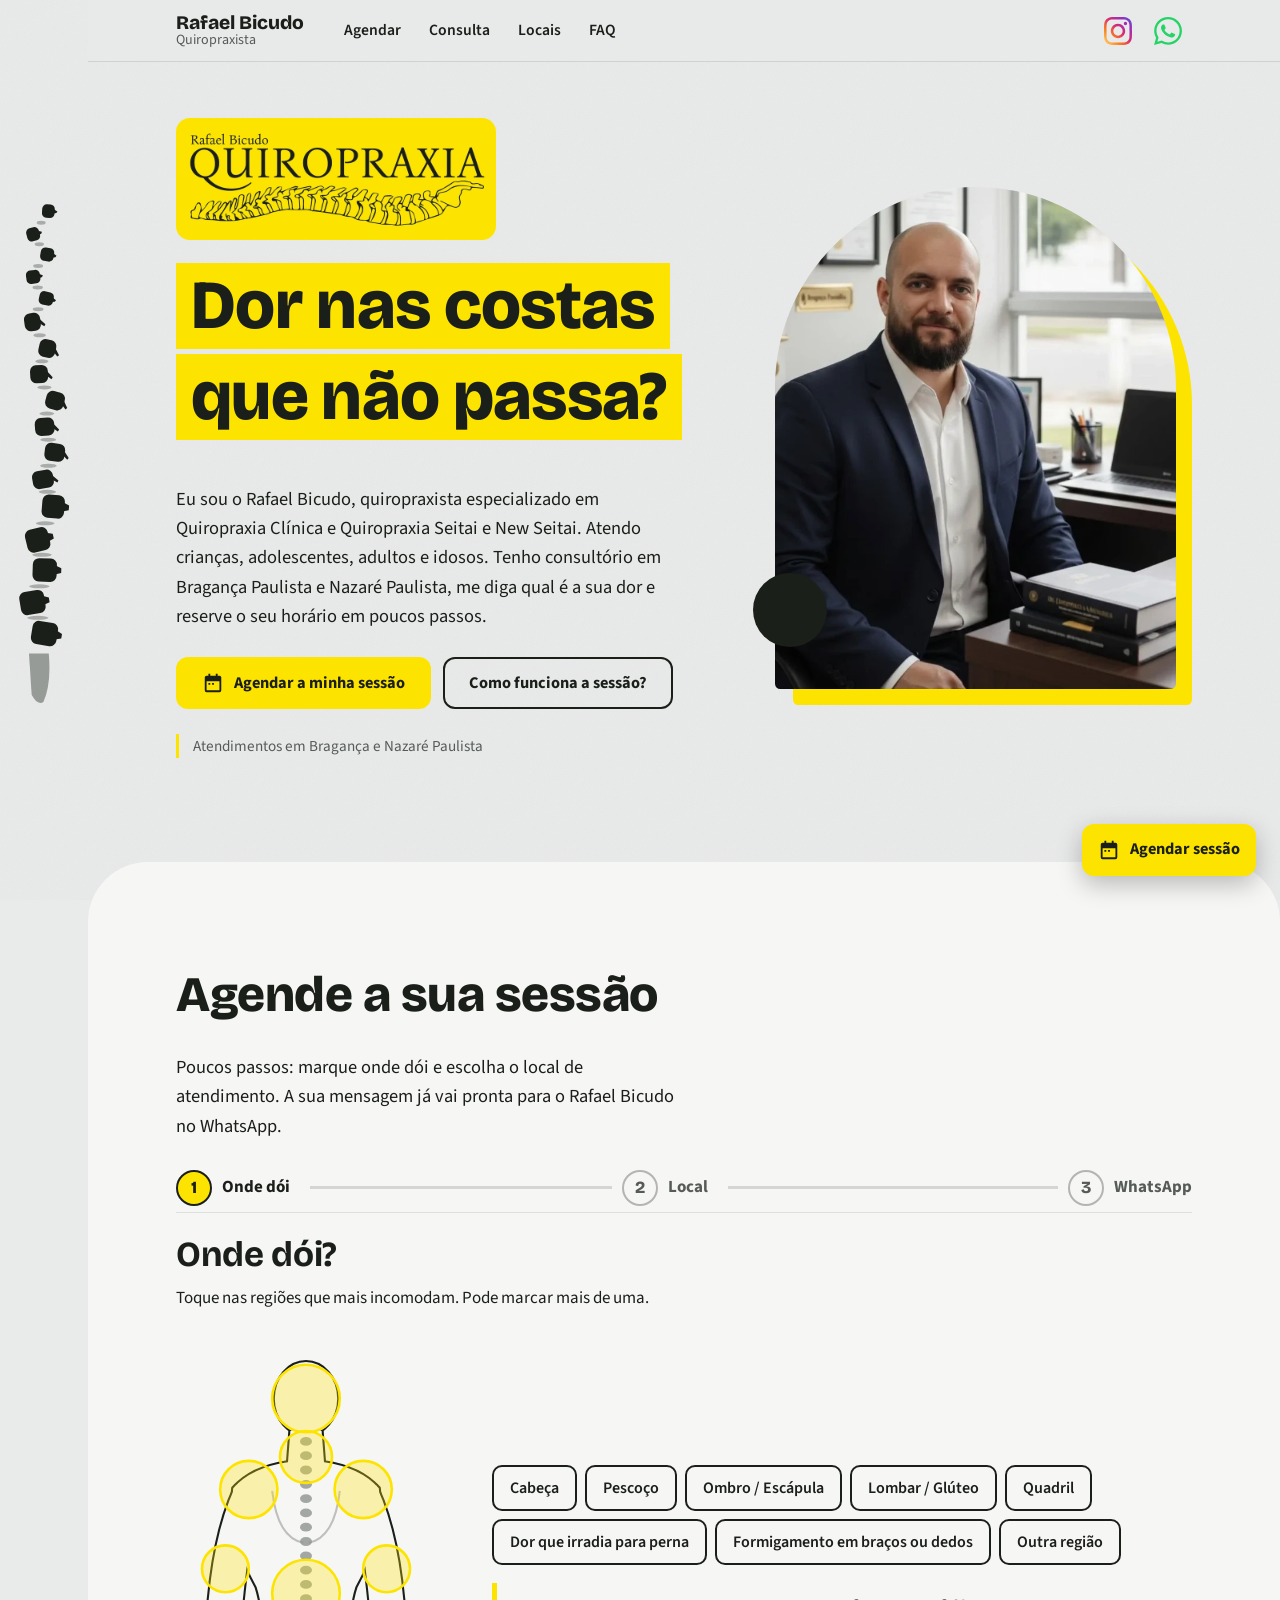
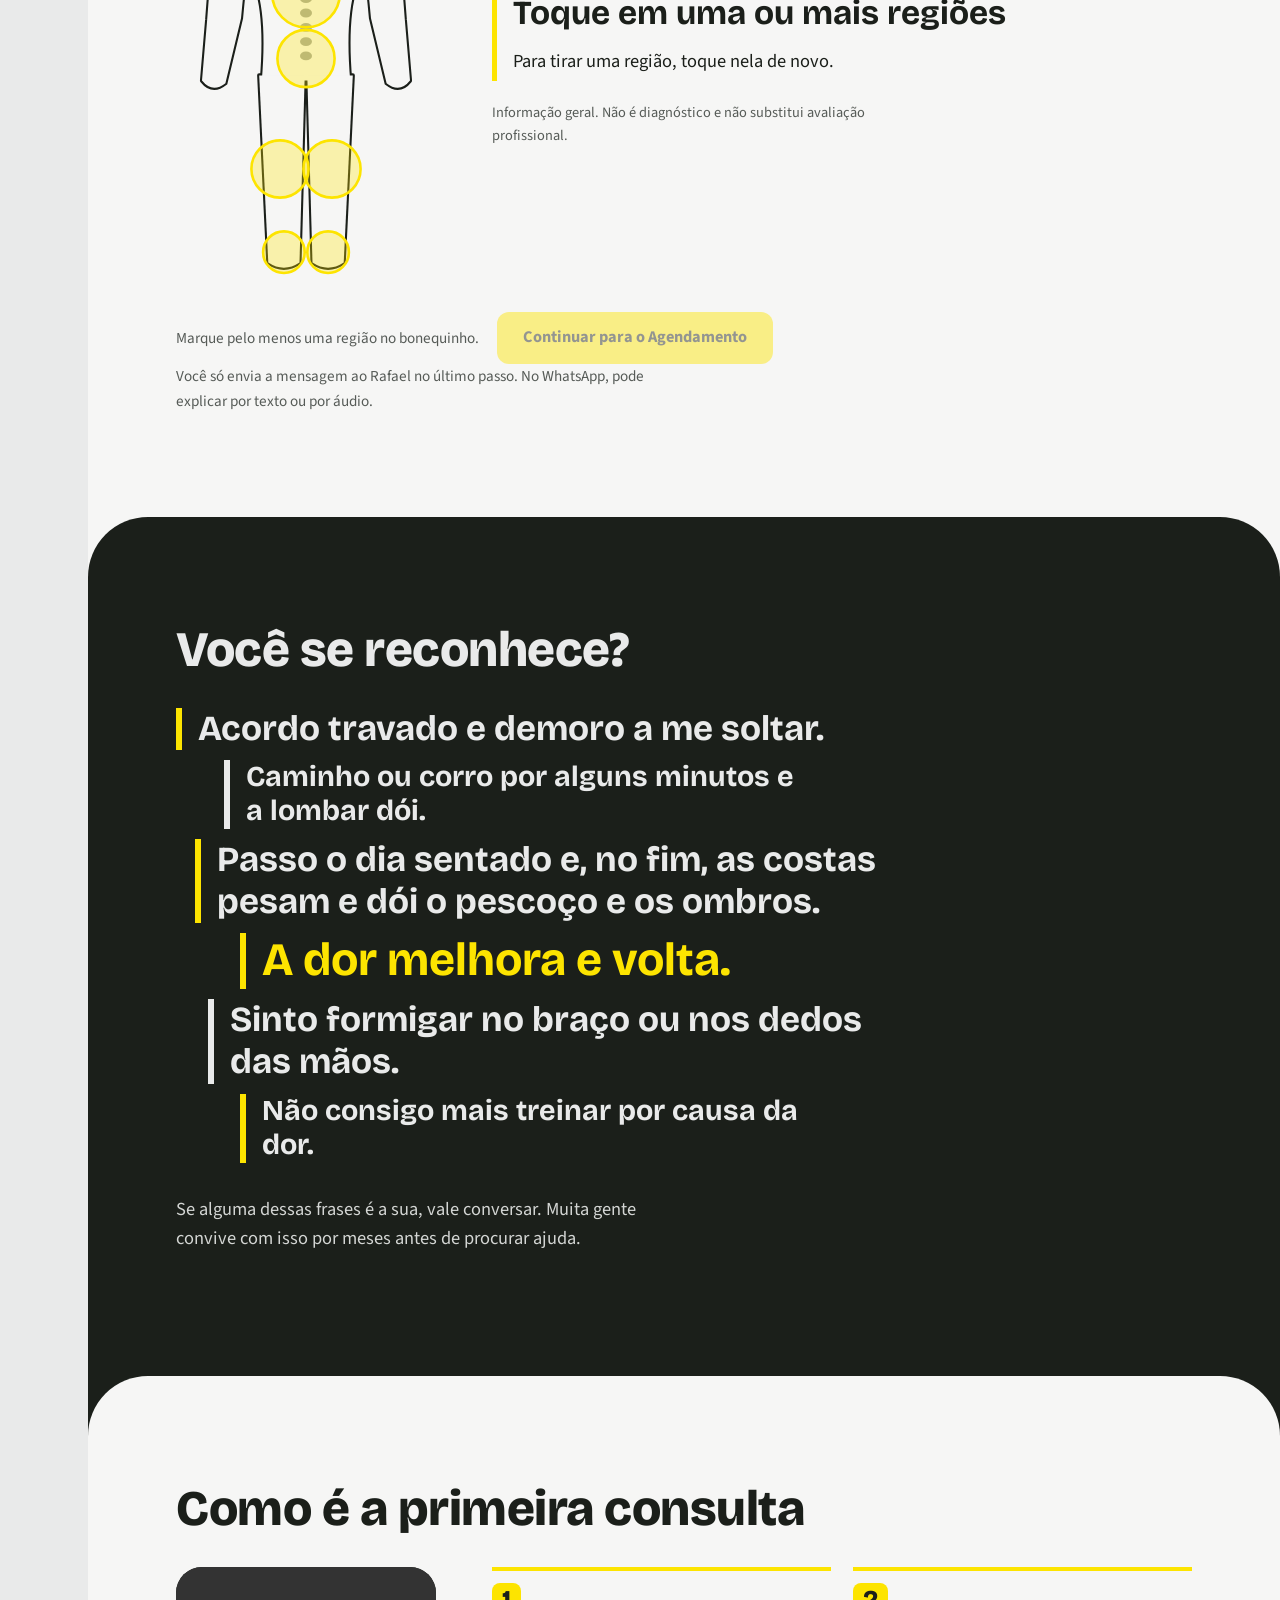
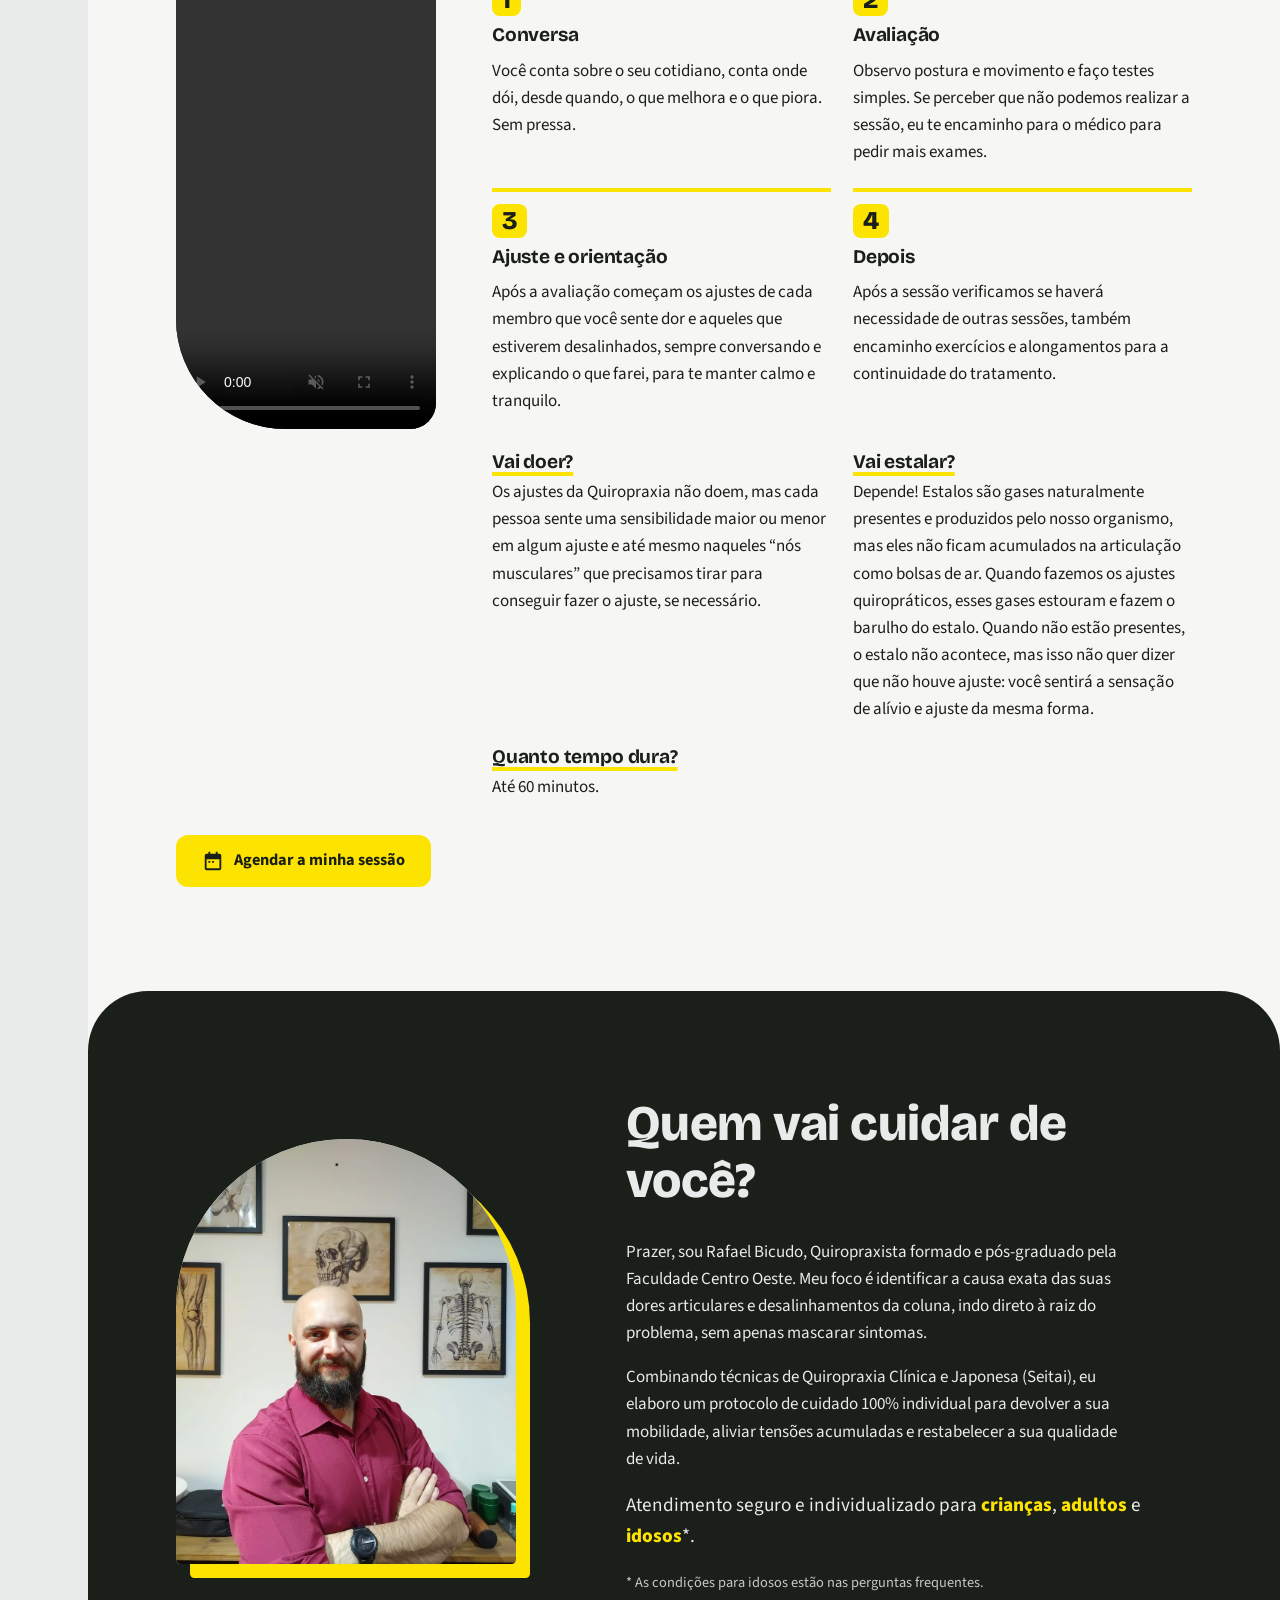
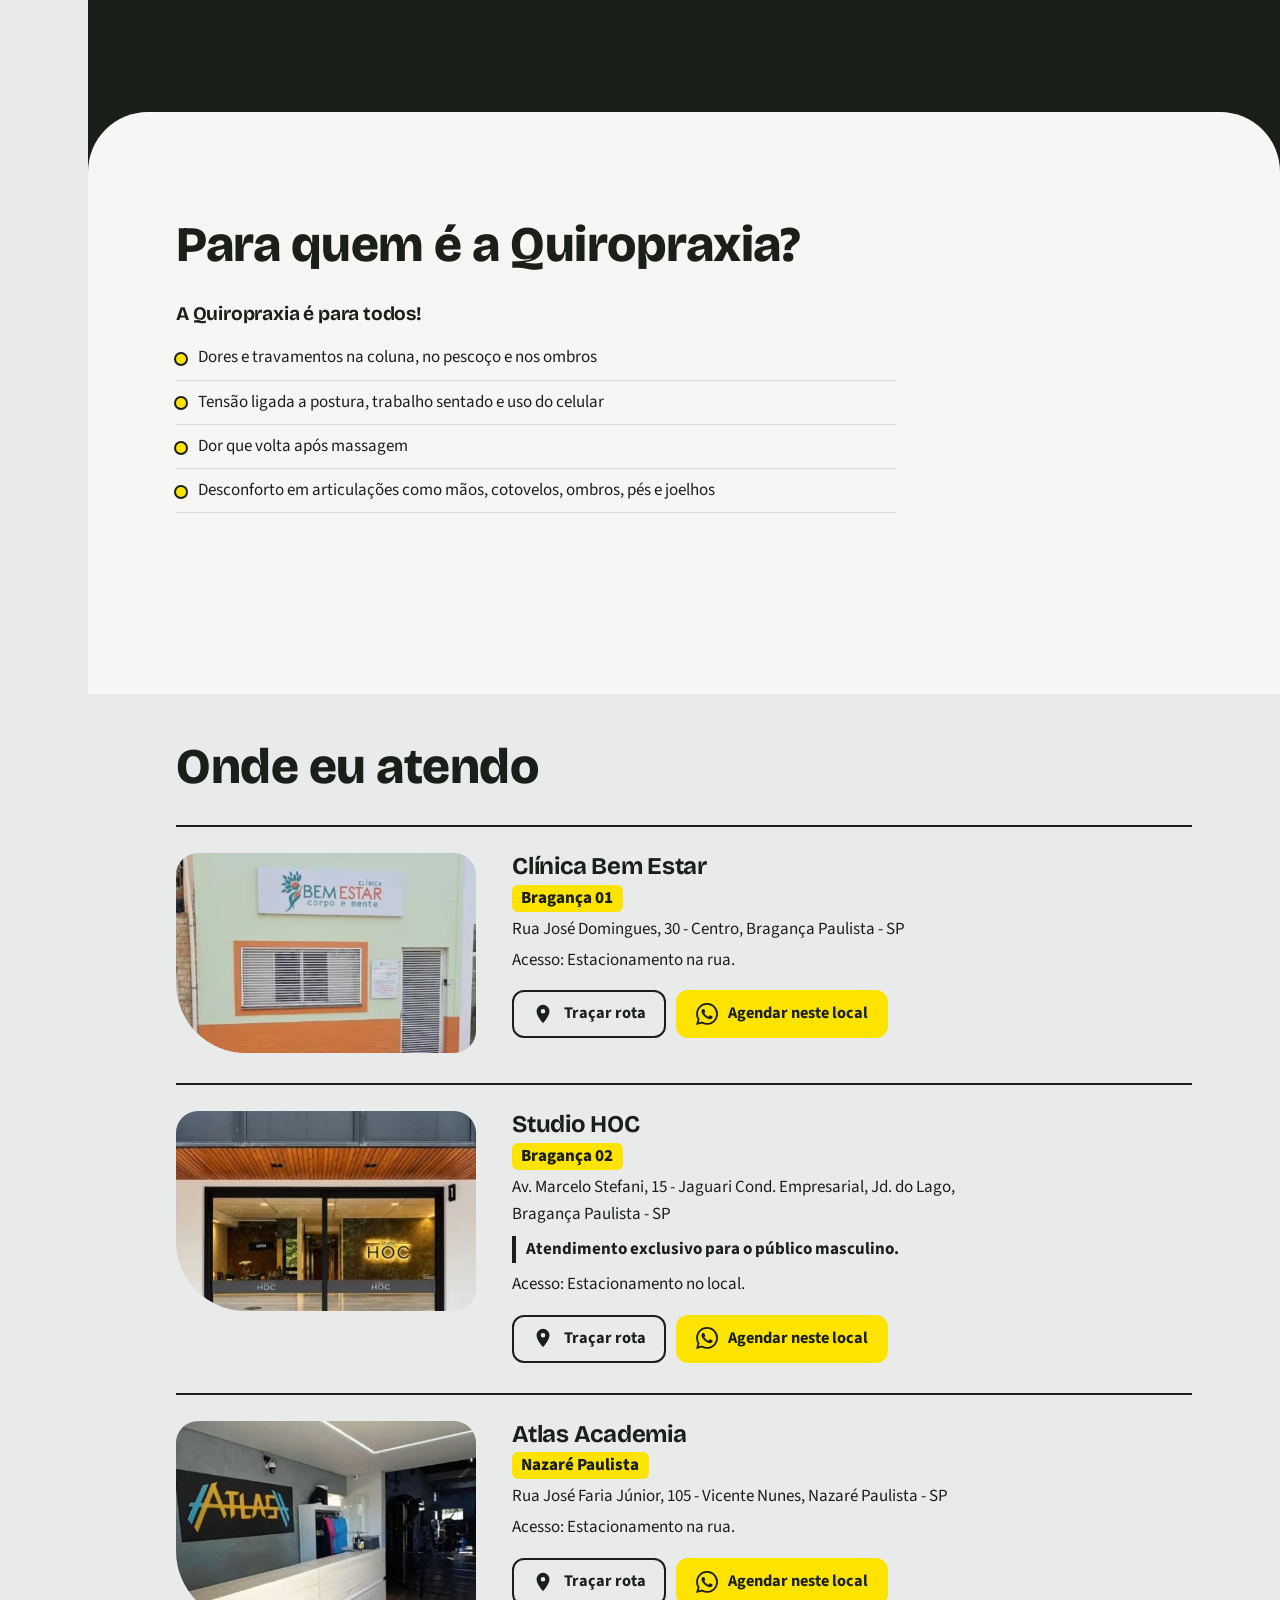
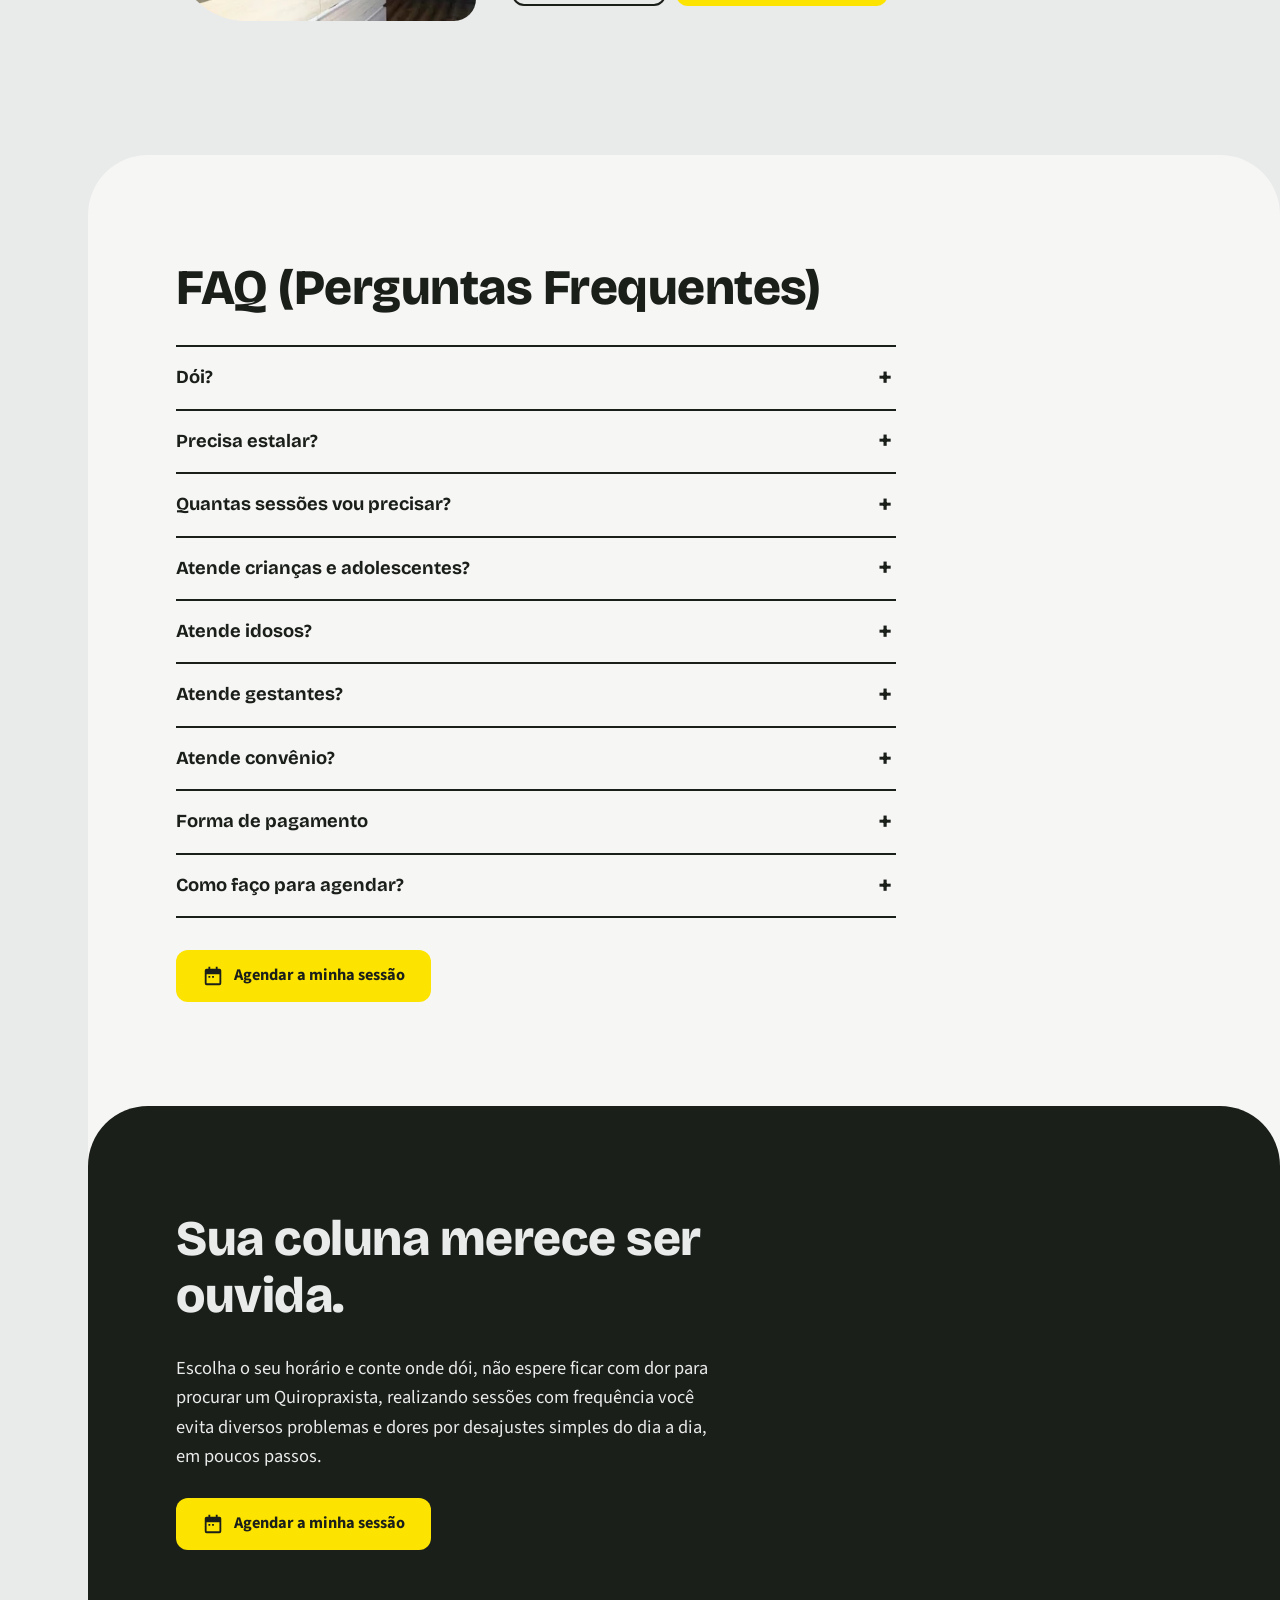
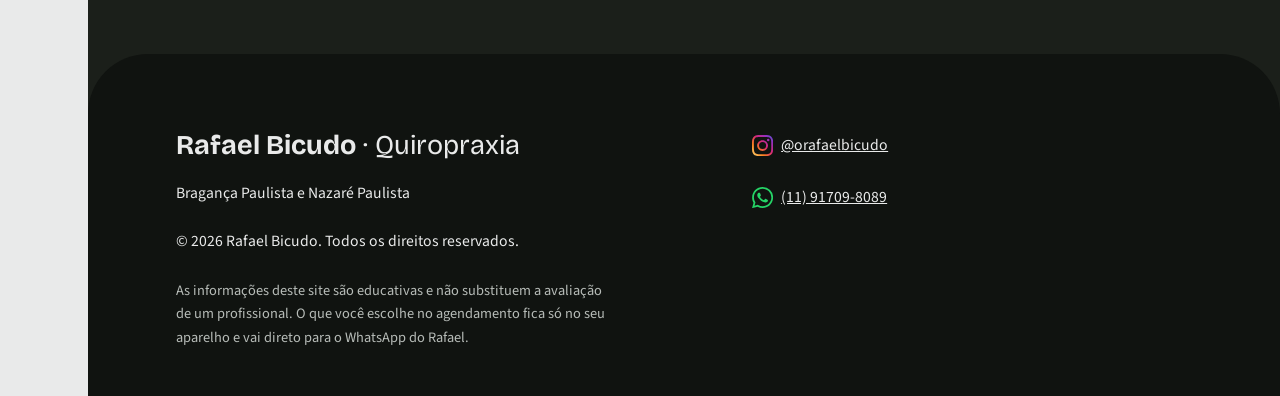
<file: index.html>
<!doctype html>
<html lang="pt-BR" class="no-js">
<head>
<meta charset="utf-8">
<meta name="viewport" content="width=device-width, initial-scale=1, viewport-fit=cover">
<title>Quiropraxia em Bragança Paulista e Nazaré Paulista | Rafael Bicudo</title>
<meta name="description" content="Quiropraxia em Bragança Paulista e Nazaré Paulista com Rafael Bicudo. Conte onde dói, escolha o local de atendimento e agende a sua sessão pelo WhatsApp.">
<link rel="canonical" href="https://orafaelbicudo.vercel.app/">
<meta name="theme-color" content="#FDE400">
<link rel="icon" href="data:image/svg+xml,%3Csvg xmlns='http://www.w3.org/2000/svg' viewBox='0 0 64 64'%3E%3Crect width='64' height='64' rx='14' fill='%23F2C200'/%3E%3Crect x='18' y='14' width='28' height='15' rx='6' fill='%231F2326'/%3E%3Crect x='16' y='35' width='32' height='15' rx='6' fill='%231F2326'/%3E%3C/svg%3E">
<meta property="og:type" content="website">
<meta property="og:locale" content="pt_BR">
<meta property="og:title" content="Quiropraxia em Bragança Paulista e Nazaré Paulista | Rafael Bicudo">
<meta property="og:description" content="Conte onde dói, escolha o local e agende a sua sessão de quiropraxia pelo WhatsApp.">
<meta property="og:url" content="https://orafaelbicudo.vercel.app/">
<meta property="og:site_name" content="Rafael Bicudo | Quiropraxia">
<meta property="og:image" content="https://orafaelbicudo.vercel.app/assets/og.png">
<meta property="og:image:alt" content="Rafael Bicudo, Quiropraxia, em Bragança Paulista e Nazaré Paulista.">
<meta property="og:image:width" content="1200">
<meta property="og:image:height" content="630">
<meta name="twitter:card" content="summary_large_image">
<script>document.documentElement.className = "js";</script>
<link rel="preconnect" href="https://fonts.googleapis.com">
<link rel="preconnect" href="https://fonts.gstatic.com" crossorigin>
<link href="https://fonts.googleapis.com/css2?family=Bricolage+Grotesque:opsz,wght@12..96,500;12..96,700;12..96,800&family=Source+Sans+3:wght@400;600;700&display=swap" rel="stylesheet">
<link rel="stylesheet" href="css/style.css">
<script type="application/ld+json">
{
  "@context": "https://schema.org",
  "@type": "LocalBusiness",
  "url": "https://orafaelbicudo.vercel.app/",
  "image": "https://orafaelbicudo.vercel.app/assets/og.png",
  "name": "Quiropraxia | Rafael Bicudo",
  "description": "Quiropraxia em Bragança Paulista e Nazaré Paulista.",
  "telephone": "+5511917098089",
  "sameAs": ["https://www.instagram.com/orafaelbicudo/"],
  "areaServed": ["Bragança Paulista", "Nazaré Paulista"],
  "address": {
    "@type": "PostalAddress",
    "streetAddress": "Rua José Domingues, 30 - Centro",
    "addressLocality": "Bragança Paulista",
    "addressRegion": "SP",
    "addressCountry": "BR"
  }
}
</script>
</head>
<body>

<!-- Ícones oficiais (Simple Icons 13.0.0, CC0). Marcas pertencem aos respectivos donos. -->
<svg width="0" height="0" style="position:absolute" aria-hidden="true" focusable="false">
  <defs>
    <linearGradient id="ig-grad" x1="0" y1="1" x2="1" y2="0">
      <stop offset="0" stop-color="#FEDA75"/><stop offset=".3" stop-color="#FA7E1E"/>
      <stop offset=".55" stop-color="#D62976"/><stop offset=".8" stop-color="#962FBF"/><stop offset="1" stop-color="#4F5BD5"/>
    </linearGradient>
    <symbol id="i-wa" viewBox="0 0 24 24"><path d="M17.472 14.382c-.297-.149-1.758-.867-2.03-.967-.273-.099-.471-.148-.67.15-.197.297-.767.966-.94 1.164-.173.199-.347.223-.644.075-.297-.15-1.255-.463-2.39-1.475-.883-.788-1.48-1.761-1.653-2.059-.173-.297-.018-.458.13-.606.134-.133.298-.347.446-.52.149-.174.198-.298.298-.497.099-.198.05-.371-.025-.52-.075-.149-.669-1.612-.916-2.207-.242-.579-.487-.5-.669-.51-.173-.008-.371-.01-.57-.01-.198 0-.52.074-.792.372-.272.297-1.04 1.016-1.04 2.479 0 1.462 1.065 2.875 1.213 3.074.149.198 2.096 3.2 5.077 4.487.709.306 1.262.489 1.694.625.712.227 1.36.195 1.871.118.571-.085 1.758-.719 2.006-1.413.248-.694.248-1.289.173-1.413-.074-.124-.272-.198-.57-.347m-5.421 7.403h-.004a9.87 9.87 0 01-5.031-1.378l-.361-.214-3.741.982.998-3.648-.235-.374a9.86 9.86 0 01-1.51-5.26c.001-5.45 4.436-9.884 9.888-9.884 2.64 0 5.122 1.03 6.988 2.898a9.825 9.825 0 012.893 6.994c-.003 5.45-4.437 9.884-9.885 9.884m8.413-18.297A11.815 11.815 0 0012.05 0C5.495 0 .16 5.335.157 11.892c0 2.096.547 4.142 1.588 5.945L.057 24l6.305-1.654a11.882 11.882 0 005.683 1.448h.005c6.554 0 11.89-5.335 11.893-11.893a11.821 11.821 0 00-3.48-8.413Z"/></symbol>
    <symbol id="i-ig" viewBox="0 0 24 24"><path d="M7.0301.084c-1.2768.0602-2.1487.264-2.911.5634-.7888.3075-1.4575.72-2.1228 1.3877-.6652.6677-1.075 1.3368-1.3802 2.127-.2954.7638-.4956 1.6365-.552 2.914-.0564 1.2775-.0689 1.6882-.0626 4.947.0062 3.2586.0206 3.6671.0825 4.9473.061 1.2765.264 2.1482.5635 2.9107.308.7889.72 1.4573 1.388 2.1228.6679.6655 1.3365 1.0743 2.1285 1.38.7632.295 1.6361.4961 2.9134.552 1.2773.056 1.6884.069 4.9462.0627 3.2578-.0062 3.668-.0207 4.9478-.0814 1.28-.0607 2.147-.2652 2.9098-.5633.7889-.3086 1.4578-.72 2.1228-1.3881.665-.6682 1.0745-1.3378 1.3795-2.1284.2957-.7632.4966-1.636.552-2.9124.056-1.2809.0692-1.6898.063-4.948-.0063-3.2583-.021-3.6668-.0817-4.9465-.0607-1.2797-.264-2.1487-.5633-2.9117-.3084-.7889-.72-1.4568-1.3876-2.1228C21.2982 1.33 20.628.9208 19.8378.6165 19.074.321 18.2017.1197 16.9244.0645 15.6471.0093 15.236-.005 11.977.0014 8.718.0076 8.31.0215 7.0301.0839m.1402 21.6932c-1.17-.0509-1.8053-.2453-2.2287-.408-.5606-.216-.96-.4771-1.3819-.895-.422-.4178-.6811-.8186-.9-1.378-.1644-.4234-.3624-1.058-.4171-2.228-.0595-1.2645-.072-1.6442-.079-4.848-.007-3.2037.0053-3.583.0607-4.848.05-1.169.2456-1.805.408-2.2282.216-.5613.4762-.96.895-1.3816.4188-.4217.8184-.6814 1.3783-.9003.423-.1651 1.0575-.3614 2.227-.4171 1.2655-.06 1.6447-.072 4.848-.079 3.2033-.007 3.5835.005 4.8495.0608 1.169.0508 1.8053.2445 2.228.408.5608.216.96.4754 1.3816.895.4217.4194.6816.8176.9005 1.3787.1653.4217.3617 1.056.4169 2.2263.0602 1.2655.0739 1.645.0796 4.848.0058 3.203-.0055 3.5834-.061 4.848-.051 1.17-.245 1.8055-.408 2.2294-.216.5604-.4763.96-.8954 1.3814-.419.4215-.8181.6811-1.3783.9-.4224.1649-1.0577.3617-2.2262.4174-1.2656.0595-1.6448.072-4.8493.079-3.2045.007-3.5825-.006-4.848-.0608M16.953 5.5864A1.44 1.44 0 1 0 18.39 4.144a1.44 1.44 0 0 0-1.437 1.4424M5.8385 12.012c.0067 3.4032 2.7706 6.1557 6.173 6.1493 3.4026-.0065 6.157-2.7701 6.1506-6.1733-.0065-3.4032-2.771-6.1565-6.174-6.1498-3.403.0067-6.156 2.771-6.1496 6.1738M8 12.0077a4 4 0 1 1 4.008 3.9921A3.9996 3.9996 0 0 1 8 12.0077"/></symbol>
    <symbol id="i-cal" viewBox="0 0 24 24"><path d="M7 2v2H5a2 2 0 0 0-2 2v14a2 2 0 0 0 2 2h14a2 2 0 0 0 2-2V6a2 2 0 0 0-2-2h-2V2h-2v2H9V2H7zm-2 8h14v10H5V10zm2 2v2h2v-2H7zm4 0v2h2v-2h-2z"/></symbol>
    <symbol id="i-pin" viewBox="0 0 24 24"><path d="M12 2a7 7 0 0 0-7 7c0 5.25 7 13 7 13s7-7.75 7-13a7 7 0 0 0-7-7zm0 9.5A2.5 2.5 0 1 1 12 6.5a2.5 2.5 0 0 1 0 5z"/></symbol>
  </defs>
</svg>

<a class="skip" href="#conteudo">Ir para o conteúdo</a>

<!-- Coluna vertebral (efeito assinatura). Sem JS ela aparece alinhada. -->
<div class="spine" id="spine" aria-hidden="true">
  <svg viewBox="0 0 60 572" preserveAspectRatio="xMidYMid meet" focusable="false">
    <ellipse class="disc" cx="26.9" cy="33.5" rx="5.0" ry="2.2"/>
    <ellipse class="disc" cx="24.8" cy="57.5" rx="5.2" ry="2.2"/>
    <ellipse class="disc" cx="23.5" cy="81.5" rx="5.5" ry="2.2"/>
    <ellipse class="disc" cx="23.0" cy="105.5" rx="5.8" ry="2.2"/>
    <ellipse class="disc" cx="23.5" cy="129.5" rx="6.0" ry="2.2"/>
    <ellipse class="disc" cx="25.1" cy="158.5" rx="7.0" ry="2.2"/>
    <ellipse class="disc" cx="27.6" cy="187.5" rx="7.4" ry="2.2"/>
    <ellipse class="disc" cx="30.5" cy="216.5" rx="7.9" ry="2.2"/>
    <ellipse class="disc" cx="33.1" cy="245.5" rx="8.3" ry="2.2"/>
    <ellipse class="disc" cx="34.7" cy="274.5" rx="8.8" ry="2.2"/>
    <ellipse class="disc" cx="34.9" cy="303.5" rx="9.2" ry="2.2"/>
    <ellipse class="disc" cx="33.8" cy="332.5" rx="9.7" ry="2.2"/>
    <ellipse class="disc" cx="31.3" cy="367.5" rx="10.5" ry="2.2"/>
    <ellipse class="disc" cx="27.8" cy="402.5" rx="10.9" ry="2.2"/>
    <ellipse class="disc" cx="24.8" cy="437.5" rx="11.4" ry="2.2"/>
    <ellipse class="disc" cx="23.1" cy="472.5" rx="11.8" ry="2.2"/>
    <path class="disc sacro" d="M13.3 512 L35.3 512 Q38.3 546 29.3 566 Q22.3 570 16.3 558 Z"/>
    <g transform="translate(27.9 21.5) rotate(-5.4)"><g class="v" style="--dx:7;--rot:9"><path class="vp" d="M5.0 -3.0 L10.0 -0.3 L9.0 1.5 L5.0 2.7 Z"/><rect class="vb" x="-7.0" y="-7.5" width="14.0" height="15.0" rx="5.0"/></g></g>
    <g transform="translate(25.8 45.5) rotate(-4.2)"><g class="v" style="--dx:-8;--rot:-11"><path class="vp" d="M5.2 -3.0 L10.2 -0.3 L9.2 1.5 L5.2 2.7 Z"/><rect class="vb" x="-7.2" y="-7.5" width="14.5" height="15.0" rx="5.0"/></g></g>
    <g transform="translate(24.5 69.5) rotate(-2.3)"><g class="v" style="--dx:9;--rot:12"><path class="vp" d="M5.5 -3.0 L10.5 -0.3 L9.5 1.5 L5.5 2.7 Z"/><rect class="vb" x="-7.5" y="-7.5" width="15.0" height="15.0" rx="5.0"/></g></g>
    <g transform="translate(24.0 93.5) rotate(0.0)"><g class="v" style="--dx:-6;--rot:-8"><path class="vp" d="M5.8 -3.0 L10.8 -0.3 L9.8 1.5 L5.8 2.7 Z"/><rect class="vb" x="-7.8" y="-7.5" width="15.5" height="15.0" rx="5.0"/></g></g>
    <g transform="translate(24.5 117.5) rotate(2.3)"><g class="v" style="--dx:8;--rot:10"><path class="vp" d="M6.0 -3.0 L11.0 -0.3 L10.0 1.5 L6.0 2.7 Z"/><rect class="vb" x="-8.0" y="-7.5" width="16.0" height="15.0" rx="5.0"/></g></g>
    <g transform="translate(26.1 144.0) rotate(4.3)"><g class="v" style="--dx:-9;--rot:-12"><path class="vp" d="M7.0 -4.0 L14.0 4.4 L12.5 6.4 L7.0 2.0 Z"/><rect class="vb" x="-9.0" y="-10.0" width="18.0" height="20.0" rx="6.7"/></g></g>
    <g transform="translate(28.6 173.0) rotate(5.6)"><g class="v" style="--dx:5;--rot:7"><path class="vp" d="M7.4 -4.0 L14.4 4.4 L12.9 6.4 L7.4 2.0 Z"/><rect class="vb" x="-9.4" y="-10.0" width="18.9" height="20.0" rx="6.7"/></g></g>
    <g transform="translate(31.5 202.0) rotate(5.6)"><g class="v" style="--dx:-7;--rot:-9"><path class="vp" d="M7.9 -4.0 L14.9 4.4 L13.4 6.4 L7.9 2.0 Z"/><rect class="vb" x="-9.9" y="-10.0" width="19.8" height="20.0" rx="6.7"/></g></g>
    <g transform="translate(34.1 231.0) rotate(4.2)"><g class="v" style="--dx:8;--rot:11"><path class="vp" d="M8.3 -4.0 L15.3 4.4 L13.8 6.4 L8.3 2.0 Z"/><rect class="vb" x="-10.3" y="-10.0" width="20.7" height="20.0" rx="6.7"/></g></g>
    <g transform="translate(35.7 260.0) rotate(1.9)"><g class="v" style="--dx:-5;--rot:-6"><path class="vp" d="M8.8 -4.0 L15.8 4.4 L14.3 6.4 L8.8 2.0 Z"/><rect class="vb" x="-10.8" y="-10.0" width="21.6" height="20.0" rx="6.7"/></g></g>
    <g transform="translate(35.9 289.0) rotate(-0.9)"><g class="v" style="--dx:6;--rot:8"><path class="vp" d="M9.2 -4.0 L16.2 4.4 L14.8 6.4 L9.2 2.0 Z"/><rect class="vb" x="-11.2" y="-10.0" width="22.5" height="20.0" rx="6.7"/></g></g>
    <g transform="translate(34.8 318.0) rotate(-3.4)"><g class="v" style="--dx:-6;--rot:-7"><path class="vp" d="M9.7 -4.0 L16.7 4.4 L15.2 6.4 L9.7 2.0 Z"/><rect class="vb" x="-11.7" y="-10.0" width="23.4" height="20.0" rx="6.7"/></g></g>
    <g transform="translate(32.3 350.0) rotate(-5.3)"><g class="v" style="--dx:8;--rot:10"><path class="vp" d="M10.5 -5.7 L17.5 -2.6 L17.5 2.6 L10.5 4.7 Z"/><rect class="vb" x="-12.5" y="-13.0" width="25.0" height="26.0" rx="7.0"/></g></g>
    <g transform="translate(28.8 385.0) rotate(-5.7)"><g class="v" style="--dx:-6;--rot:-8"><path class="vp" d="M10.9 -5.7 L17.9 -2.6 L17.9 2.6 L10.9 4.7 Z"/><rect class="vb" x="-12.9" y="-13.0" width="25.9" height="26.0" rx="7.0"/></g></g>
    <g transform="translate(25.8 420.0) rotate(-4.1)"><g class="v" style="--dx:5;--rot:6"><path class="vp" d="M11.4 -5.7 L18.4 -2.6 L18.4 2.6 L11.4 4.7 Z"/><rect class="vb" x="-13.4" y="-13.0" width="26.8" height="26.0" rx="7.0"/></g></g>
    <g transform="translate(24.1 455.0) rotate(-1.1)"><g class="v" style="--dx:-7;--rot:-8"><path class="vp" d="M11.8 -5.7 L18.9 -2.6 L18.9 2.6 L11.8 4.7 Z"/><rect class="vb" x="-13.8" y="-13.0" width="27.7" height="26.0" rx="7.0"/></g></g>
    <g transform="translate(24.5 490.0) rotate(2.2)"><g class="v" style="--dx:6;--rot:7"><path class="vp" d="M12.3 -5.7 L19.3 -2.6 L19.3 2.6 L12.3 4.7 Z"/><rect class="vb" x="-14.3" y="-13.0" width="28.6" height="26.0" rx="7.0"/></g></g>
  </svg>
</div>

<header class="top" id="topo-header">
  <div class="top-in">
    <a class="brand" href="#topo" aria-label="Rafael Bicudo, Quiropraxista, início">
      <span class="brand-nome">Rafael Bicudo</span>
      <span class="brand-sub">Quiropraxista</span>
    </a>
    <nav class="nav" aria-label="Seções do site">
      <a href="#agendar">Agendar</a>
      <a href="#consulta">Consulta</a>
      <a href="#locais">Locais</a>
      <a href="#faq">FAQ</a>
    </nav>
    <div class="top-links">
      <a class="icon-link icon-ig" data-ig href="https://www.instagram.com/orafaelbicudo/" target="_blank" rel="noopener" aria-label="Instagram do Rafael Bicudo">
        <svg class="ico ico-ig" viewBox="0 0 24 24" fill="url(#ig-grad)" aria-hidden="true"><use href="#i-ig"/></svg>
      </a>
      <a class="icon-link icon-wa" data-wa="geral" data-origem="header" href="https://wa.me/5511917098089" target="_blank" rel="noopener" aria-label="Chamar no WhatsApp">
        <svg class="ico ico-wa" viewBox="0 0 24 24" fill="#25D366" aria-hidden="true"><use href="#i-wa"/></svg>
      </a>
      <button type="button" class="burger js-only" id="burger" aria-expanded="false" aria-controls="menu" aria-label="Abrir menu"><span></span><span></span><span></span></button>
    </div>
  </div>
</header>

<div class="menu-sheet" id="menu" role="dialog" aria-modal="true" aria-label="Menu do site" aria-hidden="true">
  <button type="button" class="menu-fechar" id="menu-fechar" aria-label="Fechar menu">Fechar</button>
  <nav class="menu-links" aria-label="Seções do site">
    <a href="#topo">Início</a>
    <a href="#agendar">Agendar a sessão</a>
    <a href="#consulta">Primeira consulta</a>
    <a href="#locais">Onde eu atendo</a>
    <a href="#faq">FAQ</a>
  </nav>
  <div class="menu-acoes">
    <a class="btn btn-ouro" data-origem="menu-agendar" href="#agendar">Agendar a minha sessão</a>
    <a class="menu-ig" data-wa="geral" data-origem="menu" href="https://wa.me/5511917098089" target="_blank" rel="noopener">Dúvidas? Falar no WhatsApp</a>
    <a class="menu-ig" data-ig href="https://www.instagram.com/orafaelbicudo/" target="_blank" rel="noopener">@orafaelbicudo no Instagram</a>
  </div>
</div>

<main id="conteudo">

<!-- 1. HERO -->
<section class="hero" id="topo">
  <div class="wrap hero-grid">
    <div class="hero-txt">
      <img class="hero-logo reveal r1" src="assets/logo.webp" width="800" height="304" alt="Rafael Bicudo, Quiropraxia" decoding="async" fetchpriority="high">
      <h1 class="reveal r1"><span class="barra">Dor nas costas</span> <span class="barra">que não passa?</span></h1>
      <p class="lead reveal r2">Eu sou o Rafael Bicudo, quiropraxista especializado em Quiropraxia Clínica e Quiropraxia Seitai e New Seitai. Atendo crianças, adolescentes, adultos e idosos. Tenho consultório em Bragança Paulista e Nazaré Paulista, me diga qual é a sua dor e reserve o seu horário em poucos passos.</p>
      <div class="cta-row reveal r3">
        <a class="btn btn-ouro" data-origem="hero-agendar" href="#agendar">
          <svg class="ico" viewBox="0 0 24 24" aria-hidden="true"><use href="#i-cal"/></svg>
          Agendar a minha sessão
        </a>
        <a class="btn btn-ghost" data-origem="hero-consulta" href="#consulta">Como funciona a sessão?</a>
      </div>
      <ul class="prova reveal r4">
        <li>Atendimentos em Bragança e Nazaré Paulista</li>
      </ul>
    </div>
    <figure class="hero-foto reveal r3">
      <span class="arco-ouro" aria-hidden="true"></span>
      <span class="arco-preto" aria-hidden="true"></span>
      <div class="arco" id="foto-rafael">
        <div class="foto-ph" role="img" aria-label="Espaço reservado para a foto do Rafael Bicudo">
        </div>
      </div>
    </figure>
  </div>
</section>

<!-- 2. AGENDAMENTO EM 3 PASSOS: onde dói, local de atendimento, WhatsApp -->
<section class="wiz" id="agendar" aria-labelledby="t-agendar">
  <span id="onde-doi" class="ancora" aria-hidden="true"></span>
  <div class="wrap">
    <h2 id="t-agendar">Agende a sua sessão</h2>
    <p class="lead">Poucos passos: marque onde dói e escolha o local de atendimento. A sua mensagem já vai pronta para o Rafael Bicudo no WhatsApp.</p>

    <div class="wiz-topo" id="wiz-topo">
      <ol class="wiz-barra" id="wiz-barra" aria-label="Etapas do agendamento">
        <li data-n="1"><span class="n">1</span><span class="t">Onde dói</span></li>
        <li data-n="2"><span class="n">2</span><span class="t">Local</span></li>
        <li data-n="3"><span class="n">3</span><span class="t">WhatsApp</span></li>
      </ol>
      <p class="wiz-status" id="wiz-status" aria-live="polite">Passo 1 de 3: Onde dói</p>
    </div>

    <!-- PASSO 1: ONDE DÓI + RELATO OBRIGATÓRIO -->
    <div class="wiz-painel ativo" id="passo-1" data-passo="1">
      <h3 class="wiz-tit" tabindex="-1">Onde dói?</h3>
      <p>Toque nas regiões que mais incomodam. Pode marcar mais de uma.</p>
      <div class="onde-grid">
        <div class="corpo js-only">
        <svg viewBox="0 0 200 420" class="corpo-svg" aria-hidden="true" focusable="false">
          <g class="sil-contorno">
            <ellipse cx="100" cy="45" rx="24" ry="28"/>
            <path d="M88 70 L112 70 L114 96 L86 96 Z"/>
            <path d="M86 94 Q58 98 44 114 Q40 150 62 190 Q70 215 66 262 L134 262 Q130 215 138 190 Q160 150 156 114 Q142 98 114 94 Z"/>
            <path d="M46 112 Q28 150 24 215 L20 262 Q28 272 38 264 L50 214 Q54 170 60 138 Z"/>
            <path d="M154 112 Q172 150 176 215 L180 262 Q172 272 162 264 L150 214 Q146 170 140 138 Z"/>
            <path d="M64 258 L99 258 L95 402 Q83 410 71 402 Z"/>
            <path d="M101 258 L136 258 L129 402 Q117 410 105 402 Z"/>
          </g>
          <g class="sil-fill">
            <ellipse cx="100" cy="45" rx="24" ry="28"/>
            <path d="M88 70 L112 70 L114 96 L86 96 Z"/>
            <path d="M86 94 Q58 98 44 114 Q40 150 62 190 Q70 215 66 262 L134 262 Q130 215 138 190 Q160 150 156 114 Q142 98 114 94 Z"/>
            <path d="M46 112 Q28 150 24 215 L20 262 Q28 272 38 264 L50 214 Q54 170 60 138 Z"/>
            <path d="M154 112 Q172 150 176 215 L180 262 Q172 272 162 264 L150 214 Q146 170 140 138 Z"/>
            <path d="M64 258 L99 258 L95 402 Q83 410 71 402 Z"/>
            <path d="M101 258 L136 258 L129 402 Q117 410 105 402 Z"/>
          </g>
          <g class="detalhe" aria-hidden="true">
            <path d="M74 116 Q78 152 98 156" fill="none"/><path d="M126 116 Q122 152 102 156" fill="none"/>
            <g class="dots"><ellipse cx="100" cy="78" rx="4.6" ry="3.4"/><ellipse cx="100" cy="89" rx="4.6" ry="3.4"/><ellipse cx="100" cy="100" rx="4.6" ry="3.4"/><ellipse cx="100" cy="111" rx="4.6" ry="3.4"/><ellipse cx="100" cy="122" rx="4.6" ry="3.4"/><ellipse cx="100" cy="133" rx="4.6" ry="3.4"/><ellipse cx="100" cy="144" rx="4.6" ry="3.4"/><ellipse cx="100" cy="155" rx="4.6" ry="3.4"/><ellipse cx="100" cy="166" rx="4.6" ry="3.4"/><ellipse cx="100" cy="177" rx="4.6" ry="3.4"/><ellipse cx="100" cy="188" rx="4.6" ry="3.4"/><ellipse cx="100" cy="199" rx="4.6" ry="3.4"/><ellipse cx="100" cy="210" rx="4.6" ry="3.4"/><ellipse cx="100" cy="221" rx="4.6" ry="3.4"/><ellipse cx="100" cy="232" rx="4.6" ry="3.4"/><ellipse cx="100" cy="243" rx="4.6" ry="3.4"/></g>
          </g>
          <g class="spots">
            <circle class="spot" data-regiao="cabeca" cx="100" cy="45" r="26"/>
            <circle class="spot" data-regiao="pescoco" cx="100" cy="90" r="20"/>
            <circle class="spot" data-regiao="ombro" cx="56" cy="115" r="22"/>
            <circle class="spot" data-regiao="ombro" cx="144" cy="115" r="22"/>
            <circle class="spot" data-regiao="lombar" cx="100" cy="195" r="26"/>
            <circle class="spot" data-regiao="quadril" cx="100" cy="245" r="22"/>
            <circle class="spot" data-regiao="outra" cx="38" cy="176" r="18"/>
            <circle class="spot" data-regiao="outra" cx="162" cy="176" r="18"/>
            <circle class="spot" data-regiao="joelho" cx="80" cy="330" r="22"/>
            <circle class="spot" data-regiao="joelho" cx="120" cy="330" r="22"/>
            <circle class="spot" data-regiao="outra" cx="83" cy="394" r="16"/>
            <circle class="spot" data-regiao="outra" cx="117" cy="394" r="16"/>
          </g>
        </svg>
      </div>
        <div class="onde-painel">
          <div class="chips js-only" role="group" aria-label="Região do corpo">
            <button type="button" class="chip" data-regiao="cabeca">Cabeça</button>
            <button type="button" class="chip" data-regiao="pescoco">Pescoço</button>
            <button type="button" class="chip" data-regiao="ombro">Ombro / Escápula</button>
            <button type="button" class="chip" data-regiao="lombar">Lombar / Glúteo</button>
            <button type="button" class="chip" data-regiao="quadril">Quadril</button>
            <button type="button" class="chip" data-regiao="joelho">Dor que irradia para perna</button>
            <button type="button" class="chip" data-regiao="formigamento">Formigamento em braços ou dedos</button>
            <button type="button" class="chip" data-regiao="outra">Outra região</button>
          </div>
          <div class="regiao-info" id="regiao-info" aria-live="polite">
            <p class="regiao-titulo" id="regiao-titulo">Toque em uma ou mais regiões</p>
            <div class="regiao-corpo-wrap"><div class="regiao-corpo" id="regiao-texto"><p>Para tirar uma região, toque nela de novo.</p></div></div>
          </div>
          <p class="nota">Informação geral. Não é diagnóstico e não substitui avaliação profissional.</p>
        </div>
      </div>
      <div class="wiz-nav">
        <button type="button" class="btn btn-ouro" id="p1-prox" disabled>Continuar para o Agendamento</button>
        <span class="dica" id="p1-dica">Marque pelo menos uma região no bonequinho.</span>
      </div>
      <p class="dica">Você só envia a mensagem ao Rafael no último passo. No WhatsApp, pode explicar por texto ou por áudio.</p>
    </div>

    <!-- PASSO 2: LOCAL DE ATENDIMENTO (ao escolher, abre o WhatsApp daquele local) -->
    <div class="wiz-painel" id="passo-2" data-passo="2">
      <h3 class="wiz-tit" tabindex="-1">Escolha o local de atendimento</h3>
      <p>Ao escolher, o WhatsApp abre com a sua dor e o pedido de horário já escritos. É só tocar em enviar.</p>
      <div class="locais-opcoes" id="escolha-local"></div>
      <div class="wiz-nav">
        <button type="button" class="btn btn-ghost" data-voltar>Voltar</button>
      </div>
    </div>

    <!-- PASSO 3: MENSAGEM PRONTA NO WHATSAPP -->
    <div class="wiz-painel" id="passo-3" data-passo="3">
      <h3 class="wiz-tit" tabindex="-1">Mensagem pronta no WhatsApp</h3>
      <p>Falta só tocar em enviar. Se o WhatsApp não abriu, toque no botão abaixo.</p>
      <div class="resumo-final" id="resumo-final" aria-live="polite"></div>
      <a class="btn btn-wa" id="reabrir-wa" data-origem="reabrir-whatsapp" href="https://wa.me/5511917098089" target="_blank" rel="noopener">
        <svg class="ico" viewBox="0 0 24 24" aria-hidden="true"><use href="#i-wa"/></svg>
        Abrir o WhatsApp
      </a>
      <div class="wiz-nav">
        <button type="button" class="btn btn-ghost" data-voltar>Escolher outro local</button>
        <button type="button" class="link-btn" id="reiniciar">Começar de novo</button>
      </div>
    </div>
  </div>
</section>

<!-- 3. VOCÊ SE RECONHECE -->
<section class="reconhece" aria-labelledby="t-rec">
  <div class="wrap">
    <h2 id="t-rec">Você se reconhece?</h2>
    <ul class="frases">
      <li class="f1">Acordo travado e demoro a me soltar.</li>
      <li class="f2">Caminho ou corro por alguns minutos e a lombar dói.</li>
      <li class="f3">Passo o dia sentado e, no fim, as costas pesam e dói o pescoço e os ombros.</li>
      <li class="f4">A dor melhora e volta.</li>
      <li class="f5">Sinto formigar no braço ou nos dedos das mãos.</li>
      <li class="f6">Não consigo mais treinar por causa da dor.</li>
    </ul>
    <p class="lead">Se alguma dessas frases é a sua, vale conversar. Muita gente convive com isso por meses antes de procurar ajuda.</p>
  </div>
</section>

<!-- 4. PRIMEIRA CONSULTA -->
<section class="consulta" id="consulta" aria-labelledby="t-cons">
  <div class="wrap">
    <h2 id="t-cons">Como é a primeira consulta</h2>
    <figure class="consulta-foto" id="foto-atendimento" hidden></figure>
    <div class="consulta-grid">
      <figure class="consulta-video" id="video-consulta" hidden>
        <video muted loop playsinline preload="none"></video>
      </figure>
      <div class="consulta-corpo">
        <ol class="passos">
          <li><h3>Conversa</h3><p>Você conta sobre o seu cotidiano, conta onde dói, desde quando, o que melhora e o que piora. Sem pressa.</p></li>
          <li><h3>Avaliação</h3><p>Observo postura e movimento e faço testes simples. Se perceber que não podemos realizar a sessão, eu te encaminho para o médico para pedir mais exames.</p></li>
          <li><h3>Ajuste e orientação</h3><p>Após a avaliação começam os ajustes de cada membro que você sente dor e aqueles que estiverem desalinhados, sempre conversando e explicando o que farei, para te manter calmo e tranquilo.</p></li>
          <li><h3>Depois</h3><p>Após a sessão verificamos se haverá necessidade de outras sessões, também encaminho exercícios e alongamentos para a continuidade do tratamento.</p></li>
        </ol>
        <div class="medos">
          <div><h3>Vai doer?</h3><p>Os ajustes da Quiropraxia não doem, mas cada pessoa sente uma sensibilidade maior ou menor em algum ajuste e até mesmo naqueles “nós musculares” que precisamos tirar para conseguir fazer o ajuste, se necessário.</p></div>
          <div><h3>Vai estalar?</h3><p>Depende! Estalos são gases naturalmente presentes e produzidos pelo nosso organismo, mas eles não ficam acumulados na articulação como bolsas de ar. Quando fazemos os ajustes quiropráticos, esses gases estouram e fazem o barulho do estalo. Quando não estão presentes, o estalo não acontece, mas isso não quer dizer que não houve ajuste: você sentirá a sensação de alívio e ajuste da mesma forma.</p></div>
          <div><h3>Quanto tempo dura?</h3><p><span data-bind="duracao">Até 60 minutos.</span></p></div>
        </div>
      </div>
    </div>
    <a class="btn btn-ouro" data-origem="consulta-agendar" href="#agendar">
      <svg class="ico" viewBox="0 0 24 24" aria-hidden="true"><use href="#i-cal"/></svg>
      Agendar a minha sessão
    </a>
  </div>
</section>

<!-- 5. QUEM VAI CUIDAR -->
<section class="quem" aria-labelledby="t-quem">
  <div class="wrap quem-grid">
    <div class="arco arco-quem" id="foto-quem">
      <div class="foto-ph" role="img" aria-label="Espaço reservado para a foto do Rafael atendendo">
      </div>
    </div>
    <div>
      <h2 id="t-quem">Quem vai cuidar de você?</h2>
      <p>Prazer, sou Rafael Bicudo, Quiropraxista formado e pós-graduado pela Faculdade Centro Oeste. Meu foco é identificar a causa exata das suas dores articulares e desalinhamentos da coluna, indo direto à raiz do problema, sem apenas mascarar sintomas.</p>
      <p>Combinando técnicas de Quiropraxia Clínica e Japonesa (Seitai), eu elaboro um protocolo de cuidado 100% individual para devolver a sua mobilidade, aliviar tensões acumuladas e restabelecer a sua qualidade de vida.</p>
      <p class="destaque-publico">Atendimento seguro e individualizado para <span class="amarelo">crianças</span>, <span class="amarelo">adultos</span> e <span class="amarelo">idosos</span>*.</p>
      <p class="nota-idosos">* As condições para idosos estão nas perguntas frequentes.</p>
    </div>
  </div>
</section>

<!-- 6. PARA QUEM É -->
<section class="paraquem" aria-labelledby="t-para">
  <div class="wrap">
    <h2 id="t-para">Para quem é a Quiropraxia?</h2>
    <div class="col-sim">
      <h3>A Quiropraxia é para todos!</h3>
      <ul>
        <li>Dores e travamentos na coluna, no pescoço e nos ombros</li>
        <li>Tensão ligada a postura, trabalho sentado e uso do celular</li>
        <li>Dor que volta após massagem</li>
        <li>Desconforto em articulações como mãos, cotovelos, ombros, pés e joelhos</li>
      </ul>
    </div>
  </div>
</section>

<!-- 7. PROVAS REAIS (oculta por flag) -->
<section class="provas" id="provas" aria-labelledby="t-provas" hidden>
  <div class="wrap">
    <h2 id="t-provas">O que dizem os pacientes</h2>
    <div id="provas-lista"></div>
  </div>
</section>

<!-- 8. ONDE ATENDE -->
<section class="locais" id="locais" aria-labelledby="t-loc">
  <div class="wrap">
    <h2 id="t-loc">Onde eu atendo</h2>
    <div id="locais-lista" class="locais-lista">
      <noscript><p>Atendo em Bragança Paulista e Nazaré Paulista. Chame no WhatsApp para saber o local e o horário.</p></noscript>
    </div>
  </div>
</section>

<!-- 9. FAQ -->
<section class="faq" id="faq" aria-labelledby="t-faq">
  <div class="wrap">
    <h2 id="t-faq">FAQ (Perguntas Frequentes)</h2>
    <div class="faq-lista">
      <details><summary>Dói?</summary><div><p>Não. Os ajustes são precisos, seguros e respeitam o limite do seu corpo, focando no alívio da dor e na restauração da mobilidade. Nos primeiros 2 a 3 dias pós-ajuste, é normal sentir uma leve sensibilidade muscular, similar à sensação pós-treino, enquanto a musculatura se readapta ao novo alinhamento.</p></div></details>
      <details><summary>Precisa estalar?</summary><div><p>Não! O estalo é apenas a liberação de gases da articulação e não é obrigatório para a Quiropraxia funcionar. Utilizo técnicas manuais e instrumentais (como o Seitai) que não produzem estalos e entregam o mesmo resultado clínico. Tudo é conversado e alinhado com você antes de iniciar.</p></div></details>
      <details><summary>Quantas sessões vou precisar?</summary><div><p>Depende da causa da dor e de há quanto tempo ela existe. Muitos pacientes sentem alívio significativo já nas primeiras consultas. Na avaliação inicial, identificamos a origem do travamento e, ao final da sessão, dependendo da sua evolução, temos uma estimativa de sessões para o seu caso.</p><p>Para manter o tratamento de forma contínua, ofereço um combo de sessões por um valor mais em conta que pagar sessão individual.</p></div></details>
      <details><summary>Atende crianças e adolescentes?</summary><div><p>Sim! O acompanhamento em crianças e jovens corrige vícios posturais (como uso excessivo de celulares e mochilas pesadas) e previne desvios na coluna em fase de crescimento. Os ajustes infantis utilizam a pressão suave e controlada, ajudando no desenvolvimento articular e ósseo daqueles que são o nosso futuro.</p></div></details>
      <details><summary>Atende idosos?</summary><div><p>Depende! A Quiropraxia devolve mobilidade, equilíbrio e autonomia na terceira idade. Para idosos ou pacientes com próteses, utilizo técnicas de baixa intensidade e mobilizações extremamente suaves e sem impacto.</p><p>Porém, para pacientes com osteoporose e osteopenia, não posso atender até a liberação médica e a estabilização do nível do cálcio nos ossos.</p></div></details>
      <details><summary>Atende gestantes?</summary><div><p>Sim! O atendimento é seguro e adaptado para cada trimestre da gestação. Os ajustes aliviam as dores lombares e a pressão no ciático, além de alinhar a pelve para proporcionar mais conforto ao longo da gravidez e preparar o corpo para o parto.</p></div></details>
      <details><summary>Atende convênio?</summary><div><p>Não. Os convênios de saúde não reconhecem a Quiropraxia como uma especialidade médica do Conselho Federal de Medicina (CFM). No Brasil, o termo "especialidade médica" aplica-se exclusivamente às titulações reconhecidas pelo Conselho Federal de Medicina (CFM) e pela Associação Médica Brasileira (AMB).</p><p>A Quiropraxia é uma profissão da saúde autônoma (conforme as diretrizes internacionais da OMS), seguindo as diretrizes curriculares da FEBRAQ, ANQ e ABQ, ou uma especialidade da Fisioterapia (conforme resoluções do COFFITO), mas não faz parte da medicina.</p></div></details>
      <details><summary>Forma de pagamento</summary><div><p>O pagamento da sessão pode ser feito por PIX, cartão de débito, crédito e dinheiro.</p></div></details>
      <details><summary>Como faço para agendar?</summary><div><p>É simples: ao clicar no botão de agendamento, você fala diretamente pelo WhatsApp e escolhe a unidade (Bragança Paulista ou Nazaré Paulista). Eu verifico o horário de atendimento mais próximo para a sua sessão.</p></div></details>
    </div>
    <a class="btn btn-ouro" data-origem="faq-agendar" href="#agendar">
      <svg class="ico" viewBox="0 0 24 24" aria-hidden="true"><use href="#i-cal"/></svg>
      Agendar a minha sessão
    </a>
  </div>
</section>

<!-- 10. CTA FINAL -->
<section class="final" id="final" aria-labelledby="t-final">
  <div class="wrap">
    <h2 id="t-final">Sua coluna merece ser ouvida.</h2>
    <p class="lead">Escolha o seu horário e conte onde dói, não espere ficar com dor para procurar um Quiropraxista, realizando sessões com frequência você evita diversos problemas e dores por desajustes simples do dia a dia, em poucos passos.</p>
    <div class="cta-row">
      <a class="btn btn-ouro" data-origem="final-agendar" href="#agendar">
        <svg class="ico" viewBox="0 0 24 24" aria-hidden="true"><use href="#i-cal"/></svg>
        Agendar a minha sessão
      </a>
    </div>
  </div>
</section>

</main>

<footer class="rodape">
  <div class="wrap">
    <p class="rod-nome"><strong>Rafael Bicudo</strong> · Quiropraxia</p>
    <p data-se="registro" data-bind="registro"></p>
    <p data-bind="cidades">Bragança Paulista e Nazaré Paulista</p>
    <p class="rod-links">
      <a data-ig href="https://www.instagram.com/orafaelbicudo/" target="_blank" rel="noopener"><svg class="ico ico-ig" viewBox="0 0 24 24" fill="url(#ig-grad)" aria-hidden="true"><use href="#i-ig"/></svg> @orafaelbicudo</a>
      <a data-wa="geral" data-origem="rodape" href="https://wa.me/5511917098089" target="_blank" rel="noopener"><svg class="ico ico-wa" viewBox="0 0 24 24" fill="#25D366" aria-hidden="true"><use href="#i-wa"/></svg> <span data-bind="whatsappExibicao">(11) 91709-8089</span></a>
    </p>
    <p class="rod-copy">© <span id="ano">2026</span> Rafael Bicudo. Todos os direitos reservados.</p>
    <p class="nota">As informações deste site são educativas e não substituem a avaliação de um profissional. O que você escolhe no agendamento fica só no seu aparelho e vai direto para o WhatsApp do Rafael.</p>
  </div>
</footer>

<!-- Barra fixa mobile / botão flutuante desktop -->
<div class="barra-fixa" id="barra-fixa">
  <a class="btn btn-ouro barra-principal" data-origem="barra-agendar" href="#agendar">
    <svg class="ico" viewBox="0 0 24 24" aria-hidden="true"><use href="#i-cal"/></svg>
    <span class="barra-txt">Agendar sessão</span>
  </a>
  <a class="btn btn-wa barra-wa" data-wa="geral" data-origem="barra-fixa" href="https://wa.me/5511917098089" target="_blank" rel="noopener" aria-label="Falar no WhatsApp">
    <svg class="ico" viewBox="0 0 24 24" aria-hidden="true"><use href="#i-wa"/></svg>
  </a>
</div>

<script src="dados.js"></script>
<script src="js/main.js" defer></script>
</body>
</html>
</file>
<file: css/style.css>
/* Paleta: amarelo e preto do logo, com cinza chumbo claro nos fundos */
:root {
  --ouro: #FDE400;
  --grafite: #1B1F1A;
  --grafite-fundo: #101310;
  --osso: #E9EAEA;
  --branco: #F6F6F5;
  --chumbo: #8E938F;
  --pedra: #565B57;
  --rail: 40px;
  --pad: 16px;
  --r: clamp(26px, 5vw, 60px);
  --f-tit: "Bricolage Grotesque", "Trebuchet MS", system-ui, sans-serif;
  --f-txt: "Source Sans 3", "Segoe UI", system-ui, -apple-system, sans-serif;
  interpolate-size: allow-keywords;
}
@media (min-width: 960px) { :root { --rail: 88px; --pad: 32px; } }

/* ---------- Base ---------- */
*, *::before, *::after { box-sizing: border-box; }
[hidden] { display: none !important; }
html { scroll-behavior: smooth; scroll-padding-top: 76px; -webkit-text-size-adjust: 100%; }
body {
  margin: 0; padding-left: var(--rail); padding-bottom: 84px;
  background: var(--osso); color: var(--grafite);
  font-family: var(--f-txt); font-size: 1.0625rem; line-height: 1.6;
  overflow-x: hidden;
}
@media (min-width: 960px) { body { padding-bottom: 0; } }
/* grão sutil no fundo, para não ficar chapado */
body::before { content: ""; position: fixed; inset: 0; pointer-events: none; z-index: 0; opacity: .05;
  background-image: url("data:image/svg+xml,%3Csvg xmlns='http://www.w3.org/2000/svg' width='160' height='160'%3E%3Cfilter id='n'%3E%3CfeTurbulence type='fractalNoise' baseFrequency='.9' numOctaves='2' stitchTiles='stitch'/%3E%3C/filter%3E%3Crect width='100%25' height='100%25' filter='url(%23n)'/%3E%3C/svg%3E"); }
main, .rodape { position: relative; z-index: 1; }
img, svg { max-width: 100%; }
h1, h2, h3 { font-family: var(--f-tit); line-height: 1.15; margin: 0 0 .6em; letter-spacing: -.01em; }
h1 { font-weight: 800; font-size: clamp(2.3rem, 9vw, 4.3rem); }
h2 { font-weight: 800; font-size: clamp(1.8rem, 5.4vw, 3.1rem); max-width: 22ch; }
h3 { font-weight: 700; font-size: 1.2rem; }
p { margin: 0 0 1em; max-width: 62ch; }
a { color: inherit; }
.lead { font-size: 1.15rem; max-width: 56ch; }
.nota { font-size: .9rem; color: var(--pedra); max-width: 62ch; }
.dica { font-size: .95rem; color: var(--pedra); margin: 0; }
.wrap { max-width: 1080px; margin: 0 auto; padding: 0 var(--pad); }
section { padding: clamp(52px, 9vw, 104px) 0; }
.skip { position: absolute; left: -999px; top: 8px; background: var(--grafite); color: #fff; padding: 10px 14px; z-index: 100; }
.skip:focus { left: calc(var(--rail) + 8px); }
:focus-visible { outline: 3px solid var(--grafite); outline-offset: 3px; }
.reconhece :focus-visible, .quem :focus-visible, .final :focus-visible, .rodape :focus-visible, .menu-sheet :focus-visible { outline-color: var(--ouro); }
.no-js .js-only { display: none; }

/* ---------- Coluna vertebral (traço fino, sem trilho) ---------- */
.spine { position: fixed; top: 0; bottom: 0; left: 0; width: var(--rail); z-index: 5; padding: 24px 4px; }
.spine svg { width: 100%; height: 100%; display: block; overflow: visible; max-height: 100%; max-width: 54px; margin: 0 auto; }
.v {
  transform-box: fill-box; transform-origin: center;
  transform: translateX(calc(var(--dx) * (1 - var(--p, 1)) * 1px)) rotate(calc(var(--rot) * (1 - var(--p, 1)) * 1deg));
  transition: transform .22s ease-out;
}
.vb, .vp { fill: var(--grafite); stroke: var(--grafite); stroke-width: 0; transition: fill .5s, stroke-width .3s; }
.spine.alinhada .vb, .spine.alinhada .vp { fill: var(--ouro); stroke: var(--grafite); stroke-width: 2.4; }
.disc { fill: var(--chumbo); opacity: .7; }
.sacro { opacity: .9; }

/* ---------- Topo, navegação e menu ---------- */
.top { position: sticky; top: 0; z-index: 15; background: rgba(233,234,234,.96); border-bottom: 1px solid rgba(27,31,26,.12); }
.top-in { max-width: 1080px; margin: 0 auto; padding: 6px var(--pad); display: flex; align-items: center; gap: 12px; }
.brand { margin-right: auto; display: flex; flex-direction: column; line-height: 1.1; text-decoration: none; padding: 6px 0; }
.brand-nome { font-family: var(--f-tit); font-weight: 800; font-size: 1.2rem; }
.brand-sub { font-size: .88rem; color: var(--pedra); }
.top-links { display: flex; align-items: center; gap: 2px; }
.icon-link { width: 48px; height: 48px; display: grid; place-items: center; border-radius: 50%; }
.ico { width: 1.35em; height: 1.35em; flex: none; }
.icon-link .ico { width: 28px; height: 28px; }
.nav { display: none; gap: 4px; }
.nav a { position: relative; text-decoration: none; font-weight: 600; font-size: .98rem; padding: 12px 12px; border-radius: 8px; }
.nav a::after { content: ""; position: absolute; left: 12px; right: 12px; bottom: 6px; height: 3px; background: var(--ouro); transform: scaleX(0); transform-origin: left; transition: transform .25s ease; }
.nav a:hover::after, .nav a.ativo::after { transform: scaleX(1); }
.nav a.ativo { font-weight: 800; }
@media (min-width: 960px) {
  .nav { display: flex; margin-right: auto; }
  .burger { display: none !important; }
  .top-in { gap: 28px; }
  .brand { margin-right: 0; }
}
@media (max-width: 420px) { .icon-ig { display: none; } }
.burger { width: 48px; height: 48px; border: 0; background: none; cursor: pointer; display: grid; place-content: center; gap: 5px; }
.burger span { display: block; width: 24px; height: 2.5px; background: var(--grafite); border-radius: 2px; }
.menu-sheet { position: fixed; inset: 0; z-index: 40; background: var(--grafite); color: var(--osso); padding: 20px var(--pad) calc(24px + env(safe-area-inset-bottom)); display: flex; flex-direction: column; transform: translateY(-100%); visibility: hidden; transition: transform .3s ease, visibility 0s linear .3s; overflow-y: auto; }
.menu-sheet.aberto { transform: none; visibility: visible; transition: transform .3s ease; }
.menu-fechar { align-self: flex-end; min-height: 48px; padding: 0 18px; border: 2px solid var(--osso); border-radius: 12px; background: none; color: var(--osso); font: 700 1rem var(--f-txt); cursor: pointer; }
.menu-links { display: grid; margin: 18px 0 28px; }
.menu-links a { font-family: var(--f-tit); font-weight: 800; font-size: clamp(1.8rem, 8vw, 2.6rem); text-decoration: none; padding: 10px 0; border-bottom: 1px solid rgba(233,234,234,.16); }
.menu-links a:hover, .menu-links a:focus-visible { color: var(--ouro); }
.menu-acoes { margin-top: auto; display: grid; gap: 16px; }
.menu-acoes .btn { width: 100%; }
.menu-ig { text-align: center; padding: 10px; }

/* ---------- Botões: retângulo de canto médio, sombra sólida deslocada ---------- */
.btn {
  display: inline-flex; align-items: center; justify-content: center; gap: .6em;
  min-height: 52px; padding: 10px 24px; border-radius: 12px; border: 2px solid transparent;
  font: 700 1.02rem/1.2 var(--f-txt); text-decoration: none; text-align: center; cursor: pointer;
  transition: transform .15s ease, box-shadow .15s ease, background-color .2s, color .2s;
}
.btn .ico { fill: currentColor; }
.btn-ouro { background: var(--ouro); color: var(--grafite); }
.btn-wa { background: var(--grafite); color: var(--ouro); }
.btn-ghost { border-color: var(--grafite); color: var(--grafite); background: transparent; }
.btn-ghost:hover { background: var(--grafite); color: var(--osso); }
.btn-ghost-dark { border-color: var(--osso); color: var(--osso); background: transparent; }
.btn-ghost-dark:hover { background: var(--osso); color: var(--grafite); }
.btn:hover { transform: translate(-2px, -2px); box-shadow: 4px 4px 0 var(--grafite); }
.btn-wa:hover { box-shadow: 4px 4px 0 var(--ouro); }
.final .btn:hover, .quem .btn:hover, .menu-sheet .btn:hover { box-shadow: 4px 4px 0 var(--ouro); }
.btn:active { transform: none; box-shadow: none; }
.btn:disabled { opacity: .45; cursor: not-allowed; }
.btn:disabled:hover { transform: none; box-shadow: none; }
.cta-row { display: flex; flex-wrap: wrap; gap: 12px; }
.link-btn { background: none; border: 0; color: var(--grafite); text-decoration: underline; text-decoration-color: var(--ouro); text-decoration-thickness: 4px; text-underline-offset: 4px; font: 600 1rem var(--f-txt); cursor: pointer; min-height: 48px; padding: 0 8px; }

/* ---------- Hero ---------- */
.hero { padding-top: clamp(24px, 5vw, 56px); }
.hero-grid { display: grid; gap: 32px; align-items: center; }
.hero-logo { display: block; width: min(100%, 320px); height: auto; border-radius: 14px; margin: 0 0 22px; }
.barra { background: var(--ouro); padding: .02em .22em; -webkit-box-decoration-break: clone; box-decoration-break: clone; line-height: 1.32; }
.hero-txt .lead { margin: 1.1em 0 1.4em; }
.prova { list-style: none; padding: 0; margin: 1.6em 0 0; display: grid; gap: 4px; font-size: .95rem; color: var(--pedra); }
.prova li { padding-left: 14px; border-left: 3px solid var(--ouro); }
.hero-foto { margin: 0; position: relative; isolation: isolate; max-width: 380px; width: 100%; justify-self: center; }
@media (min-width: 860px) {
  .hero-grid { grid-template-columns: 1.15fr .85fr; gap: 72px; }
  .hero-foto { max-width: 430px; justify-self: end; margin-right: 16px; }
}
/* Retrato em arco, com forma amarela deslocada e círculo preto */
.arco { border-radius: 999px 999px 26px 26px; overflow: hidden; aspect-ratio: 4 / 5; background: #D6D8D7; position: relative; }
.arco img { width: 100%; height: 100%; object-fit: cover; display: block; }
.arco-ouro { position: absolute; inset: 18px -16px -16px 18px; background: var(--ouro); border-radius: 999px 999px 26px 26px; z-index: -1; }
.arco-preto { position: absolute; width: 74px; height: 74px; border-radius: 50%; background: var(--grafite); left: -22px; bottom: 42px; z-index: 2; }
.foto-ph { height: 100%; min-height: 220px; display: grid; place-items: center; text-align: center; padding: 20px 24px; background: repeating-linear-gradient(135deg, #DCDEDD 0 14px, #D3D5D4 14px 28px); color: var(--grafite); font-weight: 600; }
@keyframes subir { from { opacity: 0; transform: translateY(14px); } to { opacity: 1; transform: none; } }
.reveal { animation: subir .7s cubic-bezier(.2,.7,.2,1) both; }
.r1 { animation-delay: .05s; } .r2 { animation-delay: .18s; } .r3 { animation-delay: .3s; } .r4 { animation-delay: .42s; }

/* ---------- Seções como folhas sobrepostas, com cantos em arco ---------- */
main > section { padding-bottom: calc(clamp(52px, 9vw, 104px) + var(--r)); }
main > section + section, .rodape { position: relative; border-radius: var(--r) var(--r) 0 0; margin-top: calc(var(--r) * -1); }

/* ---------- Assistente de agendamento ---------- */
.wiz { background: var(--branco); }
.ancora { display: block; height: 0; }
.wiz-topo { position: sticky; top: 62px; z-index: 6; background: var(--branco); padding: 10px 0 6px; margin-top: 18px; border-bottom: 1px solid rgba(27,31,26,.1); }
.wiz-barra { display: flex; align-items: center; list-style: none; padding: 0; margin: 0; }
.wiz-barra li { flex: 1; display: flex; align-items: center; gap: 10px; font-weight: 700; color: var(--pedra); }
.wiz-barra li:last-child { flex: 0; }
.wiz-barra li::after { content: ""; flex: 1; height: 3px; margin: 0 10px; background: rgba(27,31,26,.15); }
.wiz-barra li:last-child::after { display: none; }
.wiz-barra .n { flex: none; width: 36px; height: 36px; border-radius: 50%; display: grid; place-items: center; border: 2px solid rgba(27,31,26,.3); background: var(--branco); font-family: var(--f-tit); font-weight: 800; }
.wiz-barra .t { display: none; white-space: nowrap; }
.wiz-barra li.atual { color: var(--grafite); }
.wiz-barra li.atual .n { background: var(--ouro); border-color: var(--grafite); color: var(--grafite); }
.wiz-barra li.feito .n { background: var(--grafite); border-color: var(--grafite); color: var(--ouro); }
.wiz-barra li.feito::after { background: var(--grafite); }
.wiz-status { margin: 8px 0 0; font-weight: 700; }
@media (min-width: 760px) { .wiz-barra .t { display: inline; } .wiz-status { display: none; } }
.js .wiz-painel { display: none; }
.js .wiz-painel.ativo { display: block; animation: wizin .3s ease both; }
@keyframes wizin { from { opacity: 0; transform: translateY(8px); } to { opacity: 1; transform: none; } }
.wiz-tit { font-size: clamp(1.5rem, 4.6vw, 2.2rem); margin: 22px 0 10px; outline: none; max-width: none; }
.wiz-nav { display: flex; flex-direction: column; gap: 12px; margin-top: 26px; }
.wiz-nav .btn { width: 100%; }
@media (min-width: 700px) {
  .wiz-nav { flex-direction: row; flex-wrap: wrap; align-items: center; justify-content: space-between; }
  .wiz-nav .btn { width: auto; }
  .wiz-nav .btn-ouro { order: 2; }
  .wiz-nav .btn-ghost, .wiz-nav .link-btn { order: 1; }
}
#passo-1 .wiz-nav { flex-direction: column; align-items: flex-start; }
#passo-1 .wiz-nav .btn { width: 100%; }
@media (min-width: 700px) {
  #passo-1 .wiz-nav { flex-direction: row; align-items: center; justify-content: flex-start; gap: 18px; }
  #passo-1 .wiz-nav .btn { width: auto; }
}
/* Passo 1: onde dói */
.onde-grid { display: grid; gap: 28px; margin-top: 28px; }
.corpo { justify-self: center; width: 170px; }
.corpo-svg { width: 100%; height: auto; display: block; }
@media (min-width: 780px) { .onde-grid { grid-template-columns: 260px 1fr; gap: 56px; align-items: center; } .corpo { width: 260px; } }
.spot { fill: rgba(253,228,0,.3); stroke: var(--ouro); stroke-width: 2; cursor: pointer; transition: fill .2s; }
.spot:hover { fill: rgba(253,228,0,.65); }
.spot.on { fill: var(--ouro); stroke: var(--grafite); stroke-width: 2.5; }
.sil-contorno * { fill: var(--grafite); stroke: var(--grafite); stroke-width: 3.2; stroke-linejoin: round; }
.sil-fill * { fill: var(--branco); stroke: none; }
.detalhe path { stroke: var(--grafite); stroke-width: 1.6; opacity: .25; }
.dots ellipse { fill: var(--chumbo); opacity: .8; }
.chips { display: flex; flex-wrap: wrap; gap: 8px; margin-bottom: 18px; }
.chip { min-height: 46px; padding: 8px 16px; border-radius: 10px; border: 2px solid var(--grafite); background: transparent; color: var(--grafite); font: 600 1rem/1.2 var(--f-txt); cursor: pointer; transition: background-color .2s; }
.chip:hover { background: rgba(253,228,0,.55); }
.chip[aria-pressed="true"] { background: var(--grafite); color: var(--ouro); }
.regiao-info { border-left: 5px solid var(--ouro); padding: 4px 0 4px 16px; margin-bottom: 20px; }
.regiao-titulo { font-family: var(--f-tit); font-weight: 700; font-size: clamp(1.5rem, 3.2vw, 2.1rem); margin: 0 0 6px; }
.regiao-corpo-wrap { display: grid; grid-template-rows: 1fr; transition: grid-template-rows .28s ease, opacity .28s ease; }
.regiao-corpo-wrap.fechado { grid-template-rows: 0fr; opacity: 0; }
.regiao-corpo { overflow: hidden; margin: 0; min-height: 0; font-size: 1.15rem; }
.regiao-corpo p { max-width: none; margin: 0 0 .8em; }
.regiao-corpo p:last-child { margin: 0; }
.regiao-corpo strong { text-decoration: underline; text-decoration-color: var(--ouro); text-decoration-thickness: 4px; text-underline-offset: 3px; }
/* Passo 2: escolher o local */
.locais-opcoes { display: grid; gap: 14px; margin-top: 18px; }
@media (min-width: 900px) { .locais-opcoes { grid-template-columns: repeat(3, 1fr); } }
.local-opcao { display: grid; gap: 6px; align-content: start; padding: 18px 20px; border: 2px solid var(--grafite); border-radius: 14px; background: #fff; text-decoration: none; transition: transform .15s ease, box-shadow .15s ease, background-color .2s; }
.local-opcao:hover { transform: translate(-2px, -2px); box-shadow: 5px 5px 0 var(--grafite); background: var(--ouro); }
.lo-etiqueta { justify-self: start; background: var(--ouro); border-radius: 6px; padding: 0 .55em; font-weight: 800; font-size: .92rem; }
.local-opcao:hover .lo-etiqueta { background: var(--grafite); color: var(--ouro); }
.lo-nome { font-family: var(--f-tit); font-weight: 800; font-size: 1.4rem; line-height: 1.15; }
.lo-end { font-size: .95rem; color: var(--pedra); }
.local-opcao:hover .lo-end { color: var(--grafite); }
.lo-aviso { font-weight: 700; font-size: .95rem; border-left: 4px solid var(--grafite); padding-left: 10px; }
.lo-acao { margin-top: 8px; font-weight: 800; text-decoration: underline; text-decoration-color: var(--ouro); text-decoration-thickness: 4px; text-underline-offset: 4px; }
.local-opcao:hover .lo-acao { text-decoration-color: var(--grafite); }
/* Passo 3: resumo */
.resumo-final { border-left: 4px solid var(--ouro); padding: 4px 0 4px 14px; margin: 14px 0 18px; }
.resumo-final p { margin: 0 0 .3em; }

/* ---------- Você se reconhece (faixa escura, frases grandes) ---------- */
.reconhece { background: var(--grafite); color: var(--osso); }
.reconhece h2 { color: var(--osso); }
.reconhece .lead { color: #D4D6D4; }
.frases { list-style: none; margin: 28px 0 32px; padding: 0; display: grid; gap: 10px; }
.frases li { font-family: var(--f-tit); font-weight: 700; line-height: 1.2; max-width: 20em; font-size: clamp(1.3rem, 4.4vw, 2.2rem); padding-left: 16px; border-left: 6px solid var(--ouro); margin-left: min(var(--ind, 0rem), 5vw); }
.f1 { --ind: 0rem; }
.f2 { --ind: 3rem; font-size: clamp(1.15rem, 3.6vw, 1.8rem) !important; border-left-color: var(--osso) !important; }
.f3 { --ind: 1.2rem; }
.f4 { --ind: 5rem; font-size: clamp(1.6rem, 5.6vw, 2.9rem) !important; color: var(--ouro); }
.f5 { --ind: 2rem; border-left-color: var(--osso) !important; }
.f6 { --ind: 6rem; font-size: clamp(1.15rem, 3.6vw, 1.8rem) !important; }

/* ---------- Primeira consulta ---------- */
.consulta { background: var(--branco); }
.passos { list-style: none; counter-reset: p; margin: 28px 0 36px; padding: 0; display: grid; gap: 22px; grid-template-columns: repeat(auto-fit, minmax(210px, 1fr)); }
.passos li { counter-increment: p; border-top: 4px solid var(--ouro); padding-top: 12px; }
.passos li::before { content: counter(p); display: inline-block; font-family: var(--f-tit); font-weight: 800; font-size: 1.6rem; background: var(--ouro); border-radius: 8px; padding: 0 .4em; line-height: 1.3; margin-bottom: 8px; }
.passos p { margin: 0; }
.medos { display: grid; gap: 22px; grid-template-columns: repeat(auto-fit, minmax(240px, 1fr)); margin-bottom: 34px; }
.medos h3 { margin-bottom: .3em; text-decoration: underline; text-decoration-color: var(--ouro); text-decoration-thickness: 4px; text-underline-offset: 4px; }
.medos p { margin: 0; }
.consulta-grid { display: grid; gap: 28px; margin-top: 24px; }
.consulta-video { margin: 0; width: min(100%, 260px); aspect-ratio: 480 / 854; border-radius: 26px 26px 26px 110px; overflow: hidden; background: var(--grafite); justify-self: center; }
.consulta-video video { width: 100%; height: 100%; object-fit: cover; display: block; }
.consulta-grid .passos { margin-top: 0; }
@media (min-width: 900px) {
  .consulta-grid { grid-template-columns: 260px 1fr; gap: 56px; align-items: start; }
  .consulta-video { justify-self: start; }
  .consulta-grid .passos { grid-template-columns: repeat(2, 1fr); }
}
.consulta-foto { margin: 24px 0 8px; border-radius: 26px 26px 26px 120px; overflow: hidden; aspect-ratio: 3 / 2; max-width: 760px; }
.consulta-foto img { width: 100%; height: 100%; object-fit: cover; display: block; }

/* ---------- Quem vai cuidar (faixa preta, destaques em amarelo) ---------- */
.quem { background: var(--grafite); color: var(--osso); }
.quem h2 { color: var(--osso); }
.quem-grid { display: grid; gap: 28px; align-items: center; }
.arco-quem { max-width: 340px; width: 100%; box-shadow: 14px 14px 0 var(--ouro); }
.amarelo { color: var(--ouro); font-weight: 800; }
.destaque-publico { font-size: 1.2rem; }
.nota-idosos { font-size: .9rem; color: #C6C9C6; }
@media (min-width: 800px) { .quem-grid { grid-template-columns: .8fr 1.2fr; gap: 72px; } }

/* ---------- Para quem é ---------- */
.paraquem { background: var(--branco); }
.col-sim { margin-top: 24px; max-width: 720px; }
.col-sim ul { list-style: none; padding: 0; margin: 0 0 1em; }
.col-sim li { padding: 8px 0 8px 22px; position: relative; border-bottom: 1px solid rgba(27,31,26,.12); }
.col-sim li::before { content: ""; position: absolute; left: 0; top: 1.05em; width: 10px; height: 10px; border-radius: 50%; background: var(--ouro); box-shadow: 0 0 0 2px var(--grafite); }

/* ---------- Provas (ocultas por flag) ---------- */
.prova-item { margin: 0 0 24px; padding-left: 16px; border-left: 5px solid var(--ouro); max-width: 60ch; }
.prova-item cite { display: block; font-style: normal; color: var(--pedra); font-size: .9rem; }

/* ---------- Locais ---------- */
.locais-lista { margin-top: 24px; }
.local { border-top: 2px solid var(--grafite); padding: 26px 0 30px; display: grid; gap: 18px; }
.local-txt { display: grid; gap: 4px; align-content: start; }
.local-foto { border-radius: 22px 22px 22px 70px; overflow: hidden; aspect-ratio: 3 / 2; }
.local-foto img { width: 100%; height: 100%; object-fit: cover; object-position: center 25%; display: block; }
@media (min-width: 800px) { .local:has(.local-foto:not([hidden])) { grid-template-columns: 300px 1fr; gap: 36px; } }
.local h3 { font-size: 1.5rem; margin: 0; }
.local p { margin: 0; }
.local .cidade { justify-self: start; background: var(--ouro); border-radius: 6px; padding: 0 .55em; font-weight: 800; }
.local .exc { font-weight: 700; border-left: 4px solid var(--grafite); padding-left: 10px; margin: 4px 0; }
.local .acoes { display: flex; flex-wrap: wrap; gap: 10px; margin-top: 12px; }
.local .btn { min-height: 48px; padding: 8px 18px; }

/* ---------- FAQ ---------- */
.faq { background: var(--branco); }
.faq-lista { margin: 24px 0 32px; max-width: 720px; }
details { border-top: 2px solid var(--grafite); }
details:last-child { border-bottom: 2px solid var(--grafite); }
summary { list-style: none; cursor: pointer; padding: 16px 40px 16px 0; font-family: var(--f-tit); font-weight: 700; font-size: 1.15rem; position: relative; min-height: 52px; transition: color .2s; }
summary::-webkit-details-marker { display: none; }
summary::after { content: "+"; position: absolute; right: 4px; top: 50%; transform: translateY(-50%); font-size: 1.7rem; transition: transform .25s; }
details[open] summary::after { transform: translateY(-50%) rotate(45deg); }
details[open] summary { text-decoration: underline; text-decoration-color: var(--ouro); text-decoration-thickness: 4px; text-underline-offset: 5px; }
details > div { padding-bottom: 6px; }
details::details-content { block-size: 0; overflow: hidden; transition: block-size .3s ease, content-visibility .3s allow-discrete; }
details[open]::details-content { block-size: auto; }

/* ---------- CTA final ---------- */
.final { background: var(--grafite); color: var(--osso); }
.final h2 { color: var(--osso); max-width: 18ch; }
.final .lead { margin-bottom: 1.4em; max-width: 62ch; }

/* ---------- Rodapé ---------- */
.rodape { background: var(--grafite-fundo); color: var(--osso); padding: calc(40px + var(--r) * .5) 0 40px; font-size: .98rem; }
.rodape p { margin-bottom: .5em; }
.rodape .nota { color: #B7BCB8; margin-top: 1.2em; }
.rod-nome { font-family: var(--f-tit); font-size: 1.7rem; margin-bottom: .2em; }
.rod-copy { margin-top: 1em; }
.rod-links { display: flex; flex-wrap: wrap; gap: 8px 22px; margin-top: 12px; }
.rod-links a { display: inline-flex; align-items: center; gap: 8px; min-height: 44px; }
@media (min-width: 800px) {
  .rodape .wrap { display: grid; grid-template-columns: 1.2fr 1fr; column-gap: 48px; align-items: start; }
  .rod-links { grid-column: 2; grid-row: 1 / span 3; flex-direction: column; margin-top: 0; }
  .rodape .nota { grid-column: 1 / -1; }
}

/* ---------- Barra fixa (celular) e botão flutuante (computador) ---------- */
.barra-fixa { position: fixed; left: 0; right: 0; bottom: 0; z-index: 20; display: flex; gap: 8px; padding: 10px 12px calc(10px + env(safe-area-inset-bottom)); background: rgba(233,234,234,.97); border-top: 1px solid rgba(27,31,26,.15); transition: transform .3s ease; }
.barra-fixa.oculta { transform: translateY(110%); }
.barra-fixa .btn { padding: 10px 14px; }
.barra-fixa .barra-principal { flex: 1; }
.barra-fixa .btn.barra-wa { flex: none; width: 56px; padding: 0; }
@media (min-width: 960px) {
  .barra-fixa { left: auto; right: 24px; bottom: 24px; padding: 0; background: none; border: 0; }
  .barra-fixa .barra-wa { display: none; }
  .barra-fixa .barra-principal { box-shadow: 0 8px 24px rgba(0,0,0,.25); }
}
@media (max-width: 380px) { .barra-txt { font-size: .92rem; white-space: nowrap; } .barra-fixa .btn { gap: .4em; } }

/* ---------- Aviso de cookies (só aparece se houver ID de GA4/Pixel no dados.js) ---------- */
.consent { position: fixed; left: calc(var(--rail) + 12px); right: 12px; bottom: 92px; z-index: 30; background: var(--grafite); color: var(--osso); padding: 16px; border-radius: 16px; display: grid; gap: 10px; }
.consent p { margin: 0; font-size: .95rem; }
@media (min-width: 960px) { .consent { bottom: 24px; right: auto; max-width: 440px; } }

/* ---------- Entradas discretas (ligadas por JS) ---------- */
.rv { opacity: 0; transform: translateY(12px); transition: opacity .5s ease, transform .5s ease; transition-delay: calc(var(--i, 0) * 70ms); }
.rv.in { opacity: 1; transform: none; }

@media (prefers-reduced-motion: reduce) {
  html { scroll-behavior: auto; }
  .reveal { animation: none; }
  .js .wiz-painel.ativo { animation: none; }
  .rv { opacity: 1; transform: none; transition: none; }
  .v, .vb, .vp, .regiao-corpo-wrap, summary::after, .btn, .barra-fixa, .nav a::after, .menu-sheet, .local-opcao { transition: none; }
  details::details-content { transition: none; }
}
</file>
